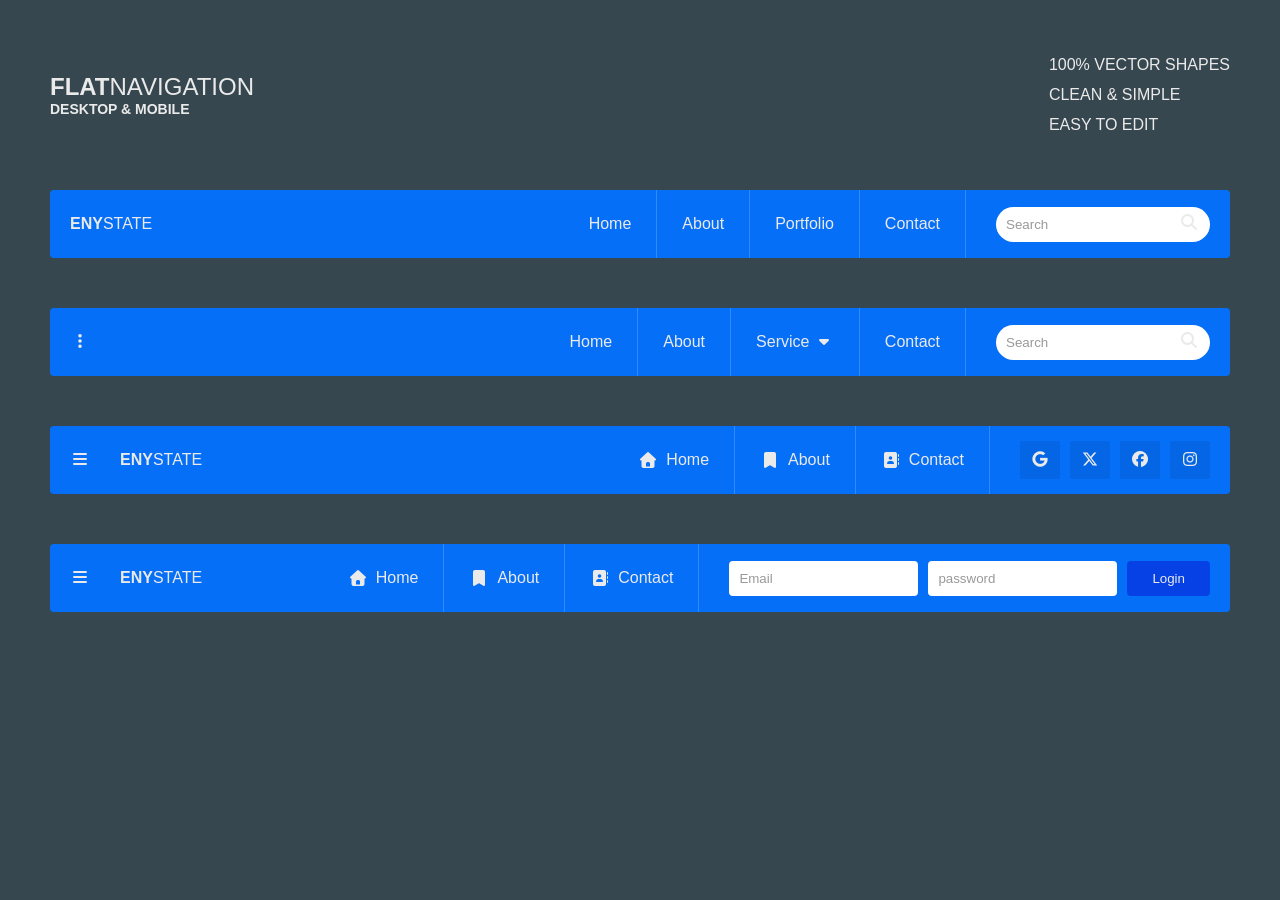
<file: day-02-flexbox-responsive-dropdown-menu/index.html>
<!DOCTYPE html>
<head>
    <meta charset=""UTF-8">
    <meta name="viewport" content="width=device-width, initial-scale=1.0">
    <title>Flat Navigation</title>
    <link rel="stylesheet" href="style/flat-nav.css">
    <link rel="stylesheet" href="css/all.min.css">
</head>
<body>

    <!-- Header Logo & description -->
    <header class="header-container">

        <!-- Header Logo -->
        <div class="logo-container">
            <h2 class="header-logo"><span>Flat</span>Navigation</h2>
            <h3 class="logo-sub-title">Desktop & Mobile</h3>
        </div>
        <!-- Header left side description -->
        <ul class="description">
            <li>100% Vector Shapes</li>
            <li>Clean & Simple</li>
            <li>Easy to Edit</li>
        </ul>

    </header>
    <!--end of Header -->

    <!-- Navbar-->
     <nav class="nav-container">
        <h3 class="nav-logo">Eny<span>State</span></h3>

        <input type="checkbox" id="toggle-menu" class="toggle-menu">
        <label for="toggle-menu" class="humburger">
            <i class="fa fa-bars"></i>
        </label>
    
        <ul class="nav-links">
            <i class="fa fa-caret-up"></i>
            <li><a href="#">Home</a></li>
            <li><a href="#">About</a></li>
            <li><a href="#">Portfolio</a></li>
            <li><a href="#">Contact</a></li>
        </ul>
        <div class="search-bar-container">
            <input type="text" id="search-txt" class="search-box" placeholder="Search">
            <label for="search-txt" class="search-lbl">Search</label>
            <button class="search-btn">
                <i class="fa fa-magnifying-glass"></i>
                <!--<i class="fa fa-caret-up"></i>-->
            </button>
        </div>
     </nav>
     <!-- End of Navigation -->



     <!-- /////////////////////////////////////////// -->
     <!-- Second Navbar-->
     <!-- /////////////////////////////////////////// -->
     <nav class="nav-container nav-container-2nd">
        
        <!-- Option Nav Links -->
        <input type="checkbox" id="toggle-menu-2nd" class="toggle-menu-2nd">
        <label for="toggle-menu-2nd" class="humburger humburger-2nd">
            <i class="fa fa-ellipsis-vertical"></i>
        </label>
        <ul class="toggle-nav-links">
            <i class="fa fa-caret-up toggle-icon-2nd"></i>
            <li class="icon-list-first"><a href="#"><i class="fa fa-gear"></i></a></li>
            <li><a href="#"><i class="fa fa-cloud-arrow-down"></i></a></li>
            <li><a href="#"><i class="fa fa-envelope"></i></a></li>
            <li><a href="#"><i class="fa fa-bookmark"></i></a></li>
            <li class="icon-list-last"><a href="#"><i class="fa fa-calendar"></i></a></li>
        </ul>
        
        <!-- Nav links -->
         <input type="checkbox" id="main-toggle-menu-2nd" class="main-toggle-menu-2nd">
        <label for="main-toggle-menu-2nd" class="humburger-2nd-main">
            <i class="fa fa-bars"></i>
        </label>

        <ul class="nav-links nav-links-2nd">
            <li><a href="#">Home</a></li>
            <li><a href="#">About</a></li>
            <li class="dropmenu"><a href="#">Service <i class="fa fa-caret-down arrow-down"></i></a>
                
                <i class="fa fa-caret-up fa-caret-up-2nd"></i>
                <ul class="dropdown-menu">
                    <li class="item-list-1st"><a href="#">Web Design</a></li>
                    <li><a href="#">UI/UX</a></li>
                    <li><a href="#">Graphic Design</a></li>
                    <li><a href="#">Print Design</a></li>
                    <li class="dropmenu item-list-last">
                        <a href="#">Packaging Design
                            <i class="fa fa-caret-right"></i>
                        </a>
                        <ul class="dropdown-menu">
                            <li><a href="#">Die Cut</a></li>
                            <li><a href="#">Fold Tray</a></li>
                            <li><a href="#">RSF Box</a></li>
                            <li><a href="#">Poch</a></li>
                            <li><a href="#">Duplex</a></li>
                        </ul>
                    </li>
                </ul>
            </li>
            <li><a href="#">Contact</a></li>
        </ul>
        <div class="search-bar-container">
            <input type="text" id="search-txt" class="search-box" placeholder="Search">
            <label for="search-txt" class="search-lbl">Search</label>
            <button class="search-btn">
                <i class="fa fa-magnifying-glass"></i>
                <!--<i class="fa fa-caret-up"></i>-->
            </button>
        </div>
     </nav>
     <!-- End of Second Navbar -->
     <!-- /////////////////////////////////////////// -->




    <!-- /////////////////////////////////////////// -->
    <!-- 3RD NAGIGATION BAR -->
    <!-- ////////////////////////////////////////// -->
     <nav class="nav-container nav-container-3rd">
        <input type="checkbox" id="toggle-menu-3rd" class="toggle-menu-3rd">
        <label for="toggle-menu-3rd" class="humburger humburger-3rd">
            <i class="fa fa-bars"></i>
        </label>
        <h3 class="nav-logo">Eny<span>State</span></h3>
    
        <ul class="nav-links nav-links-3rd">
            <i class="fa fa-caret-up"></i>
            <li><a href="#"><i class="fa fa-home lst-icon"></i>Home</a></li>
            <li><a href="#"><i class="fa fa-bookmark lst-icon"></i>About</a></li>
            <li><a href="#"><i class="fa fa-address-book lst-icon"></i>Contact</a></li>
        </ul>
        <div class="soacial-links-container">
            <div class="social-links"><i class="fa-brands fa-google"></i></div>
            <div class="social-links"><i class="fa-brands fa-x-twitter"></i></div>
            <div class="social-links"><i class="fa-brands fa-facebook"></i></div>
            <div class="social-links"><i class="fa-brands fa-instagram"></i></div>           
        </div>
        
     </nav>
     <!-- End of 3rd Navigation -->



    <!-- /////////////////////////////////////////// -->
    <!-- 4TH NAVIGATION BAR -->
    <!-- ////////////////////////////////////////// -->
     <nav class="nav-container nav-container-4th">
        <input type="checkbox" id="toggle-menu-3rd" class="toggle-menu-3rd">
        <label for="toggle-menu-3rd" class="humburger humburger-3rd">
            <i class="fa fa-bars"></i>
        </label>
        <h3 class="nav-logo nav-logo-4th">Eny<span>State</span></h3>
    
        <ul class="nav-links nav-links-3rd">
            <i class="fa fa-caret-up"></i>
            <li><a href="#"><i class="fa fa-home lst-icon"></i>Home</a></li>
            <li><a href="#"><i class="fa fa-bookmark lst-icon"></i>About</a></li>
            <li><a href="#"><i class="fa fa-address-book lst-icon"></i>Contact</a></li>
        </ul>
        <div class="login-container">
            <input type="email" id="email" class="email-box" placeholder="Email"/>
            <input type="password" id="password" class="password-box" placeholder="password"/>
            <button class="login-btn">Login</button>
        </div>
        
     </nav>
     <!-- End of 4th Navigation -->


</body>
</html>
</file>
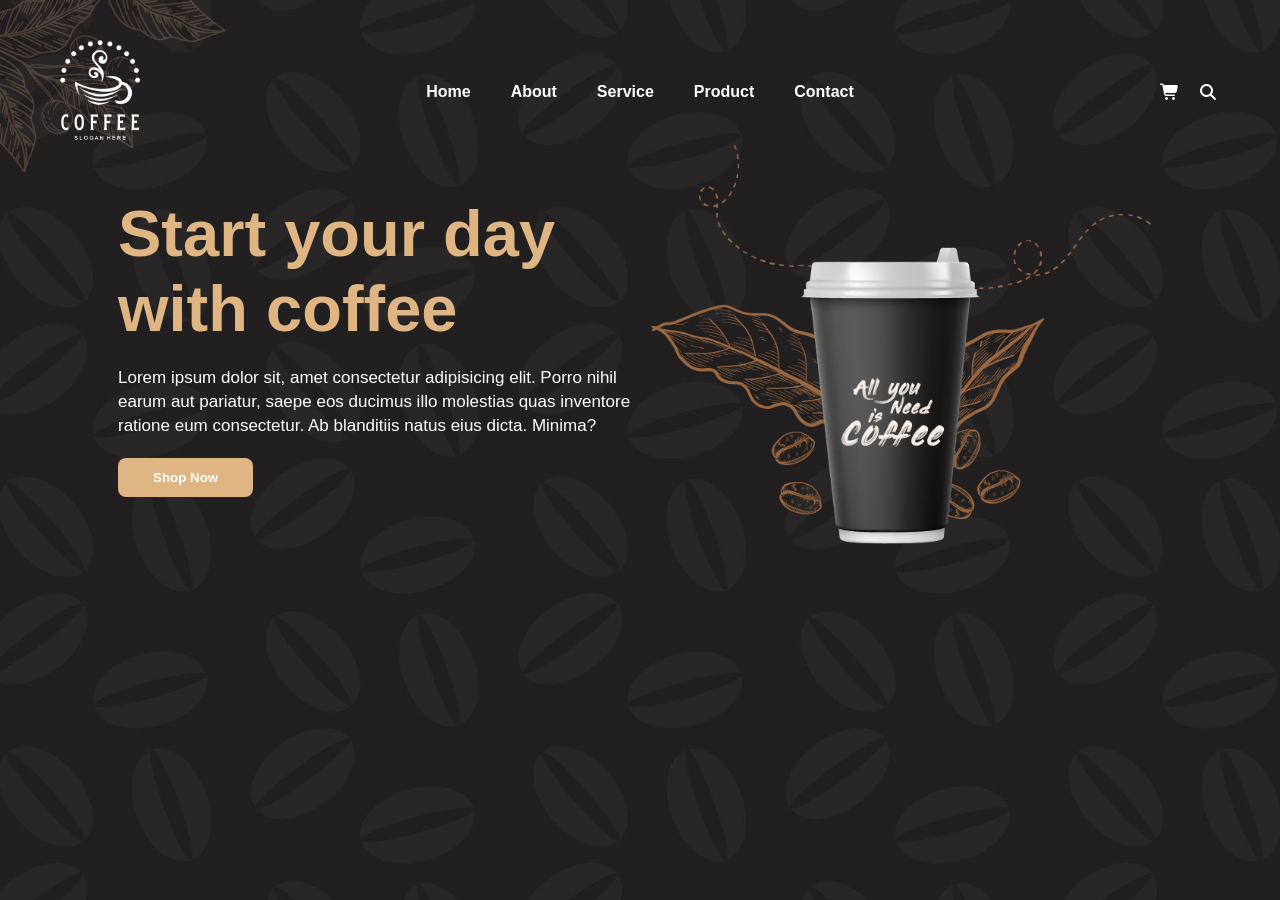
<file: day-06-responsive-coffeeShop/index.html>
<!DOCTYPE html>
<html lang="en">
<head>
    <meta charset="UTF-8">
    <meta name="viewport" content="width=device-width, initial-scale=1.0">
    <title>Coffee Shop</title>
    <link rel="stylesheet" href="style/style.css">
    <link rel="stylesheet" href="css/all.min.css">
</head>
<body>
    <header>
        <nav>
            <div class="logo">
                <img src="images/logo.png" alt="">
            </div>
            <ul id="navMenu">
                <i class="fa fa-close close-icon" id="closeMenu"></i>
                <li><a href="#">Home</a></li>
                <li><a href="#">About</a></li>
                <li><a href="#">Service</a></li>
                <li><a href="#">Product</a></li>
                <li><a href="#">Contact</a></li>
            </ul>
            <div class="icon">
                <i class="fa fa-cart-shopping"></i>
                <i class="fa fa-search"></i>
                <i class="fa fa-bars menu-icon" id="openMenu"></i>
            </div>
        </nav>
        <main>
            <div class="left-section">
                <h1>Start your day with coffee</h1>
                <p>Lorem ipsum dolor sit, amet consectetur adipisicing elit. 
                   Porro nihil earum aut pariatur, saepe eos ducimus illo 
                   molestias quas inventore ratione eum consectetur. Ab 
                   blanditiis natus eius dicta. Minima?
                </p>
                <button class="left-btn">Shop Now</button>
            </div>
            <div class="right-section">
                <img src="images/coffee.png" alt="">
            </div>
        </main>
    </header>
    
    <script>
        document.addEventListener("DOMContentLoaded", () => {
            let openMenu = document.getElementById('openMenu');
            let closeMenu = document.getElementById('closeMenu');
            let navMenu = document.getElementById('navMenu');

            openMenu.addEventListener("click", () => {
                navMenu.style.right = "0px";
            })

            closeMenu.addEventListener("click", () => {
                navMenu.style.right = "-200px";
            })
        })
    </script>
</body>
</html>
</file>
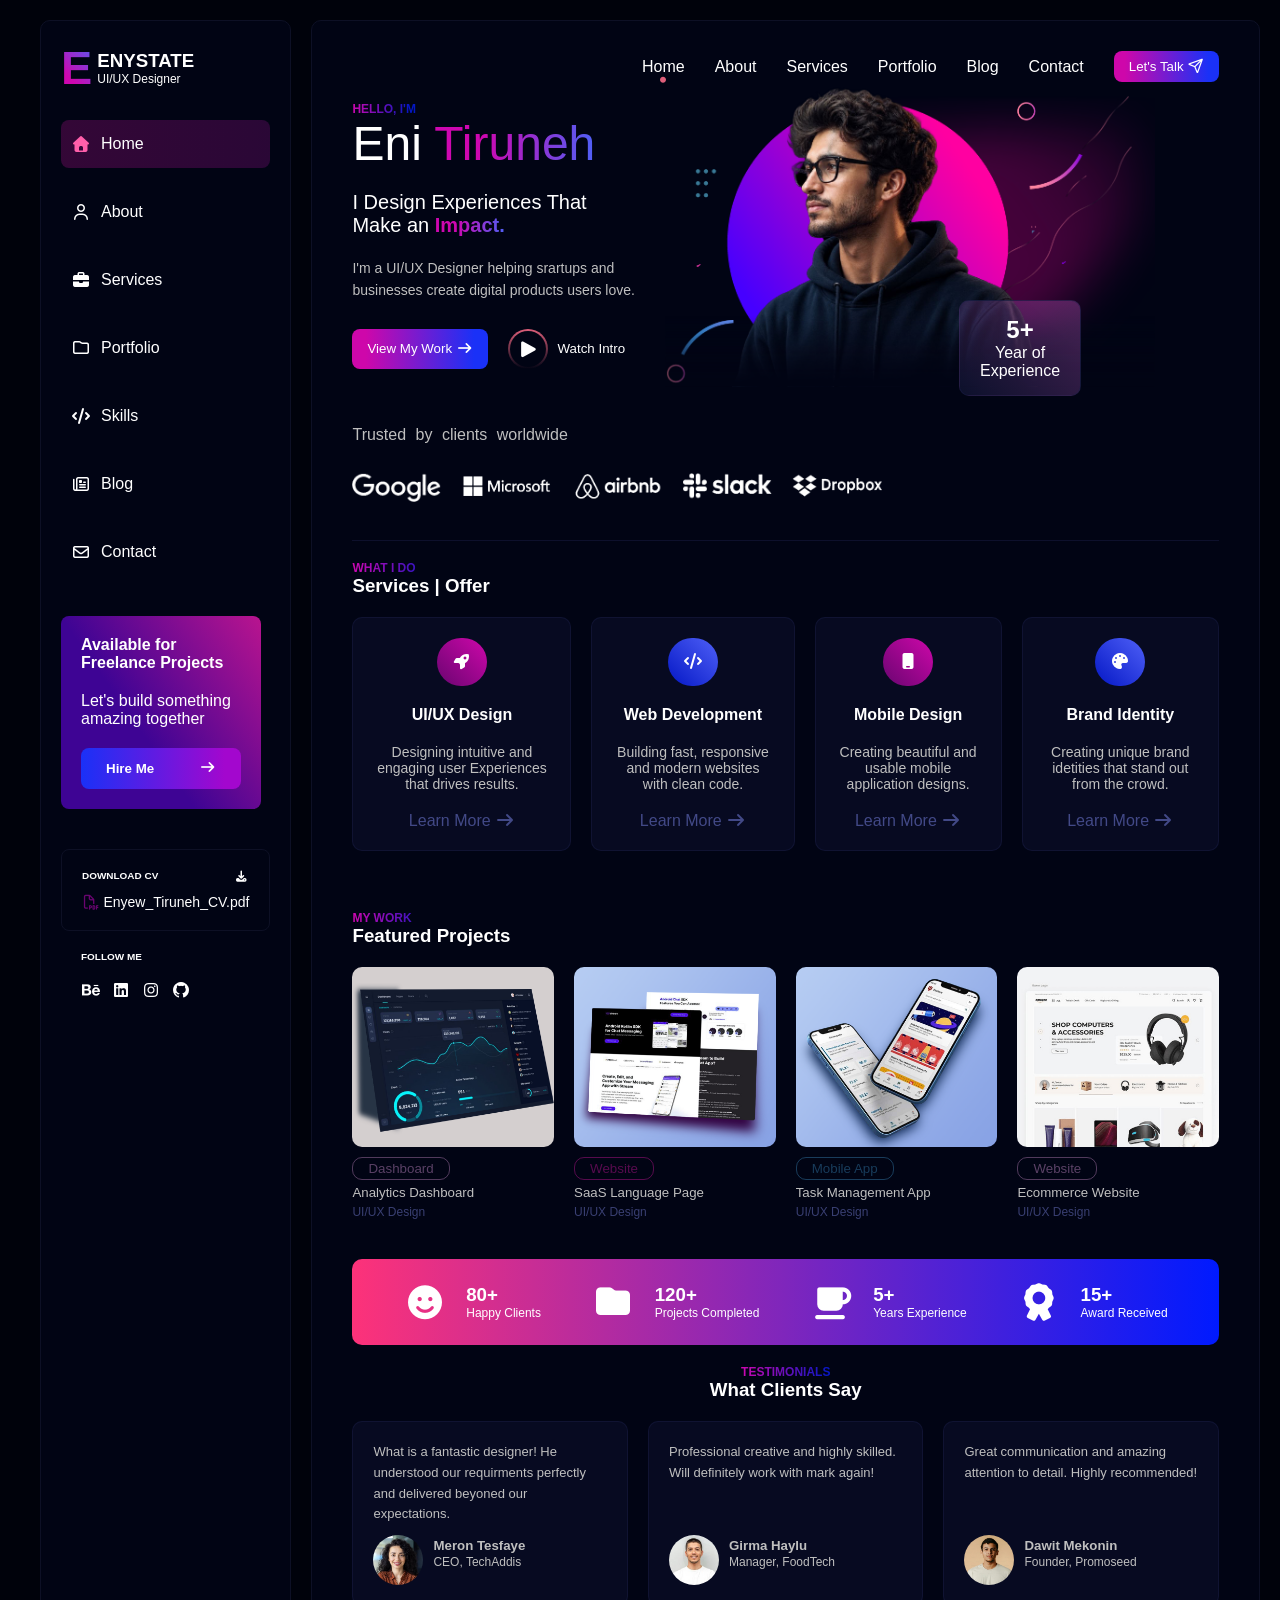
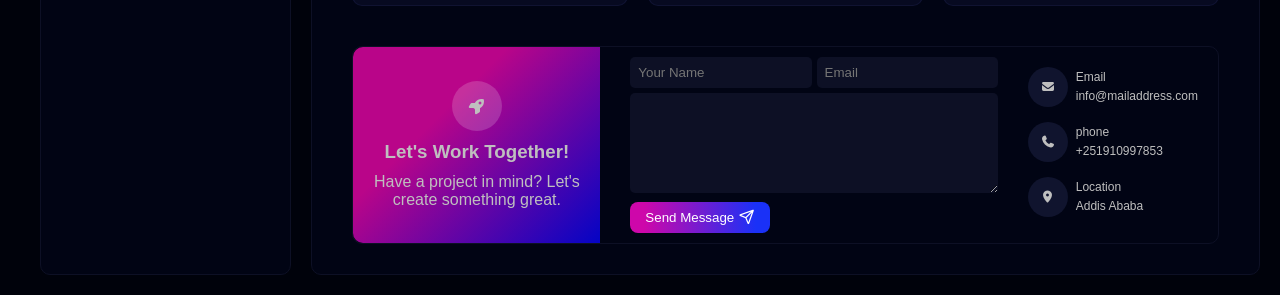
<file: day-3-front-page-layout/index.html>
<!DOCTYPE html>
<html lang="en">
<head>
    <meta charset="UTF-8">
    <meta name="viewport" content="width=device-width, initial-scale=1.0">
    <title>Portfolio</title>
    <link rel="stylesheet" href="css/all.min.css">
    <link rel="stylesheet" href="style/style.css">
</head>
<body>
    <!-- <input type="checkbox"/> -->

    <!-- /////////////////////////////////////////////////////////////////////-->
                            <!-- TOP CONTAINER -->
    <!-- /////////////////////////////////////////////////////////////////////-->
    <div class="top-container">
        <div id="grid">
            <p></p><p></p><p></p><p></p><p></p><p></p><p></p><p></p><p></p><p></p><p></p><p></p>
        </div>
    
    <!-- /////////////////////////////////////////////////////////////////////  -->
                                 <!-- SIDEBAR -->
    <!-- ////////////////////////////////////////////////////////////////////// -->
    <asid class="sidebar-container">
        <div class="logo-container">
            <div class="logo">
                <h3>E</h3>
            </div>
            <div class="logo-title">
                <h3>ENYSTATE</h3>
                <p>UI/UX Designer</p>                
            </div>
        </div>
        <ul class="sidebar-links">
            <li class="active">
                <a href="#"><i class="fa fa-home"></i>Home</a>
            </li>
            <li>
                <a href="#"><i class="fa-regular fa-user"></i>About</a>
            </li>
            <li>
                <a href="#"><i class="fa fa-briefcase"></i>Services</a>
            </li>
            <li>
                <a href="#"><a href="#"><i class="fa-regular fa-folder"></i>Portfolio</a>
            </li>
            <li>
                <a href="#"><a href="#"><i class="fa fa-code"></i>Skills</a>
            </li>
            <li>
                <a href="#"><a href="#"><i class="fa-regular fa-newspaper"></i>Blog</a>
            </li>
            <li>
                <a href="#"><a href="#"><i class="fa-regular fa-envelope"></i>Contact</a>
            </li>
        </ul>
        <div class="sidebar-card">
            <h4>Available for Freelance Projects</h4>
            <p>Let's build something amazing together</p>
            <button class="sidebar-card-btn">Hire Me
                <i class="fa fa-arrow-right"></i>
            </button>
        </div>
        <div class="sidebar-download-box">
            <ul class="download-link">
                <h5>DOWNLOAD CV</h5>
                <li><i class="fa fa-download"></i></li>
            </ul>
            <ul class="pdf-link">
                <li><i class="fa-regular fa-file-pdf pdf-dwnld-icon"></i>
                    <a href="Enyew_Tiruneh_CV.pdf">Enyew_Tiruneh_CV.pdf</a>
                </li>
            </ul>
        </div>
        <div class="sidbar-social-container">
            <h5>FOLLOW ME</h5>
            <ul class="sidebar-social-links">
                <li><a href="#"><i class="fa-brands fa-behance"></i></a></li>
                <li><a href="#"><i class="fa-brands fa-linkedin"></i></a></li>
                <li><a href="#"><i class="fa-brands fa-instagram"></i></a></li>
                <li><a href="#"><i class="fa-brands fa-github"></i></a></li>
            </ul>
        </div>
    </asid>

    <!-- /////////////////////////////////////////////////////////////////////  -->
                                 <!-- MAIN -->
    <!-- ////////////////////////////////////////////////////////////////////// -->
    <main class="main-container">

        <!-- TOP NAVIGATION -->
        <nav class="nav-bar">
            <input type="checkbox" id="toggle-menu" class="toggle-menu"/>
            <label for="toggle-menu" class="humburger-menu">
                <i class="fa fa-bars"></i>
            </label>
            <ul class="top-links">
                <li class="active">
                    <a href="#">Home</a>
                    <i class="fa-solid fa-circle circle-icon"></i>
                </li>
                <li><a href="#">About</a></li>
                <li><a href="#">Services</a></li>
                <li><a href="#">Portfolio</a></li>
                <li><a href="#">Blog</a></li>
                <li><a href="#">Contact</a></li>
            </ul>
            <button class="top-nav-btn">Let's Talk
                <i class="fa-regular fa-paper-plane"></i>
            </button>
        </nav>


        <!-- /////////////////////////////////////////////////////////////////////-->
                                <!-- SHOWCASE CONTENT-->
        <!-- /////////////////////////////////////////////////////////////////////-->
        <section class="showcase">

            <div class="content">
                <div>
                    <h6 class="title">HELLO, I'M</h6>
                    <h1>Eni <span>Tiruneh</span></h1>
                </div>
                <h3>I Design Experiences That <br>
                   Make an <span class="end-text">Impact.</span>
                </h3>
                <p>I'm a UI/UX Designer helping srartups and <br>
                   businesses create digital products users love.
                </p>
                <div class="content-btns">
                    <button class="show-btn">View My Work
                        <i class="fa fa-arrow-right"></i>
                    </button>
                    <button class="right-btn">
                        <i class="fa fa-play play-icon"></i>Watch Intro
                    </button>
                </div>
            </div>
            <!-- SHOWCASE IMAGE -->
            <div class="showcase-image">
                <img src="images/showcase-bg.png">
            </div>
            <dive class="top-badge">
                <h2>5+</h2>
                <p>Year of</p>
                <p>Experience</p>
            </dive>
        </section>

        <section class="top-brand-links">
            <p>Trusted by clients worldwide</p>
            <div class="brands-logos">
                <img src="images/google.png" alt="google">
                <img src="images/microsoft.png" alt="microsoft">
                <img src="images/anbnb.png" alt="airbnb">
                <img src="images/slack.png" alt="slack">
                <img src="images/dropbox.png" alt="dropbox">
            </div>
        </section>

        <!-- /////////////////////////////////////////////////////////////////////-->
                                <!-- SERVICE CARDS -->
        <!-- /////////////////////////////////////////////////////////////////////-->
        <section class="service-container">
            <h6 class="title middle-title">WHAT I DO</h6>
            <h3>Services | Offer</h3>
            <div class="service-cards-container">
                <div class="service-card">
                    <div class="servic-icon"><i class="fa fa-rocket"></i></div>
                    <h4>UI/UX Design</h4>
                    <p>Designing intuitive and engaging user Experiences
                    that drives results.
                    </p>
                    <a href="#">Learn More <i class="fa fa-arrow-right"></i></a>
                </div>
                <div class="service-card">
                    <div class="servic-icon code-icon"><i class="fa fa-code"></i></div>
                    <h4>Web Development</h4>
                    <p>Building fast, responsive and modern websites
                    with clean code.
                    </p>
                    <a href="#">Learn More <i class="fa fa-arrow-right"></i></a>
                </div>
                <div class="service-card">
                    <div class="servic-icon mobile-icon"><i class="fa fa-mobile"></i></div>
                    <h4>Mobile Design</h4>
                    <p>Creating beautiful and usable mobile
                    application designs.
                    </p>
                    <a href="#">Learn More <i class="fa fa-arrow-right"></i></a>
                </div>
                <div class="service-card">
                    <div class="servic-icon brand-icon"><i class="fa fa-palette"></i></div>
                    <h4>Brand Identity</h4>
                    <p>Creating unique brand idetities that stand out
                    from the crowd.
                    </p>
                    <a href="#">Learn More <i class="fa fa-arrow-right"></i></a>
                </div>
            </div>
        </section>

        <!-- /////////////////////////////////////////////////////////////////////-->
                                <!-- PROJECT CONTAINER -->
        <!-- /////////////////////////////////////////////////////////////////////-->
        <section class="project-container">
            <h6 class="title middle-title">MY WORK</h6>
            <h3>Featured Projects</h3>
            <div class="project-card-container">
                <div class="project-card">
                    <img src="images/dashboard.png" alt="dashboard">
                    <div class="discription">
                        <button class="discription-btn">Dashboard</button>
                        <h5>Analytics Dashboard</h5>
                        <p>UI/UX Design</p>
                    </div>
                </div>
                <div class="project-card">
                    <img src="images/saas.png" alt="website">
                    <div class="discription">
                        <button class="discription-btn web-dscr">Website</button>
                        <h5>SaaS Language Page</h5>
                        <p>UI/UX Design</p>
                    </div>
                </div>
                <div class="project-card">
                    <img src="images/mobile.png" alt="mobile app">
                    <div class="discription">
                        <button class="discription-btn mob-dscr">Mobile App</button>
                        <h5>Task Management App</h5>
                        <p>UI/UX Design</p>
                    </div>
                </div>
                <div class="project-card">
                    <img src="images/ecommerce.png" alt="ecommerce">
                    <div class="discription">
                        <button class="discription-btn">Website</button>
                        <h5>Ecommerce Website</h5>
                        <p>UI/UX Design</p>
                    </div>
                </div>
            </div>
        </section>

        <!-- /////////////////////////////////////////////////////////////////////-->
                                <!-- EXPERIENCE VIEW BAR -->
        <!-- /////////////////////////////////////////////////////////////////////-->
        <section class="bottom-exp-list-bar">
            <ul class="bottom-exp-links">
                <li>
                    <div class="list-icon">
                        <i class="fa fa-smile left-icn"></i>
                        <div>
                            <h3>80+</h3>
                            <p>Happy Clients</p>
                        </div>
                    </div>
                </li>
                <li><div class="list-icon">
                        <i class="fa fa-folder left-icn"></i>
                        <div>
                            <h3>120+</h3>
                            <p>Projects Completed</p>
                        </div>
                    </div>
                </li>
                <li>
                    <div class="list-icon">
                        <i class="fa fa-coffee left-icn"></i>
                        <div>
                            <h3>5+</h3>
                            <p>Years Experience</p>
                        </div>
                    </div>
                </li>
                <li>
                    <div class="list-icon">
                        <i class="fa fa-award left-icn"></i>
                        <div>
                            <h3>15+</h3>
                            <p>Award Received</p>
                        </div>
                    </div>
                </li>
            </ul>
        </section>


        <!-- /////////////////////////////////////////////////////////////////////-->
                                    <!-- TESTIMONIAL -->
        <!-- /////////////////////////////////////////////////////////////////////-->
        <section class="testimonial-container">
            <h6 class="title bottom-title">TESTIMONIALS</h6>
            <h3>What Clients Say</h3>
            <div class="tesimony-box-container">
                <div class="tesimony-box">
                <p>What is a fantastic designer!
                   He understood our requirments
                   perfectly and delivered beyoned
                   our expectations.
                </p>
                <div class="profile">
                    <img src="images/meron.png" alt="image-1">
                    <div>
                        <h5>Meron Tesfaye</h5>
                        <p>CEO, TechAddis</p>
                    </div>
                </div>
                </div>
                <div class="tesimony-box">
                <p>Professional creative and highly
                   skilled. Will definitely work
                   with mark again!
                </p>
                <div class="profile">
                    <img src="images/girma.png" alt="image-1">
                    <div>
                        <h5>Girma Haylu</h5>
                        <p>Manager, FoodTech</p>
                    </div>
                </div>
                </div>
                <div class="tesimony-box">
                <p>Great communication and amazing
                   attention to detail.
                   Highly recommended!
                </p>
                <div class="profile">
                    <img src="images/dawit.png" alt="image-1">
                    <div>
                        <h5>Dawit Mekonin</h5>
                        <p>Founder, Promoseed</p>
                    </div>
                </div>
                </div>
            </div>
            
        </section>

        <!-- /////////////////////////////////////////////////////////////////////-->
                                 <!-- CONTACT DETAILS -->
        <!-- /////////////////////////////////////////////////////////////////////-->
        <section class="contact-details">
            <div class="left-contact-container">
                <div class="left-contact-icon">
                    <i class="fa fa-rocket"></i>
                </div>
                <h3>Let's Work Together!</h3>
                <p>
                    Have a project in mind?
                    Let's create something great.
                </p>
            </div>
            <div class="right-contact-container">
                <div class="contact-form">
                    <div class="form1">
                        <input type="text" id="username" class="username-box" placeholder="Your Name"/>
                    </div>
                    <div class="form2">
                        <input type="email" id="email" class="email-box" placeholder="Email"/>
                    </div>
                    <div class="form3">
                        <textarea id="textarea" class="textarea-box" placeholder="Your Message">
                        </textarea>
                    </div>
                    <div class="form4">
                        <button class="contact-btn">Send Message 
                            <i class="fa-regular fa-paper-plane"></i>
                        </button>
                    </div>   
                </div>
                <div class="contact-info">
                    <div class="contact-mng">
                        <div class="contact-icon">
                            <i class="fa fa-envelope"></i>
                        </div> 
                        <div>
                            <p>Email</p>
                            <p>info@mailaddress.com</p>
                        </div>
                    </div>
                    <div class="contact-mng">
                        <div class="contact-icon">
                            <i class="fa fa-phone"></i>
                        </div> 
                        <div>
                            <p>phone</p>
                            <p>+251910997853</p>
                        </div>
                    </div>
                    <div class="contact-mng">
                        <div class="contact-icon">
                            <i class="fa fa-location-dot"></i>
                        </div> 
                        <div>
                            <p>Location</p>
                            <p>Addis Ababa</p>
                        </div>
                    </div>
                </div>
            </div>
        </section>

    </main>

    </div>

</body>
</html>
</file>
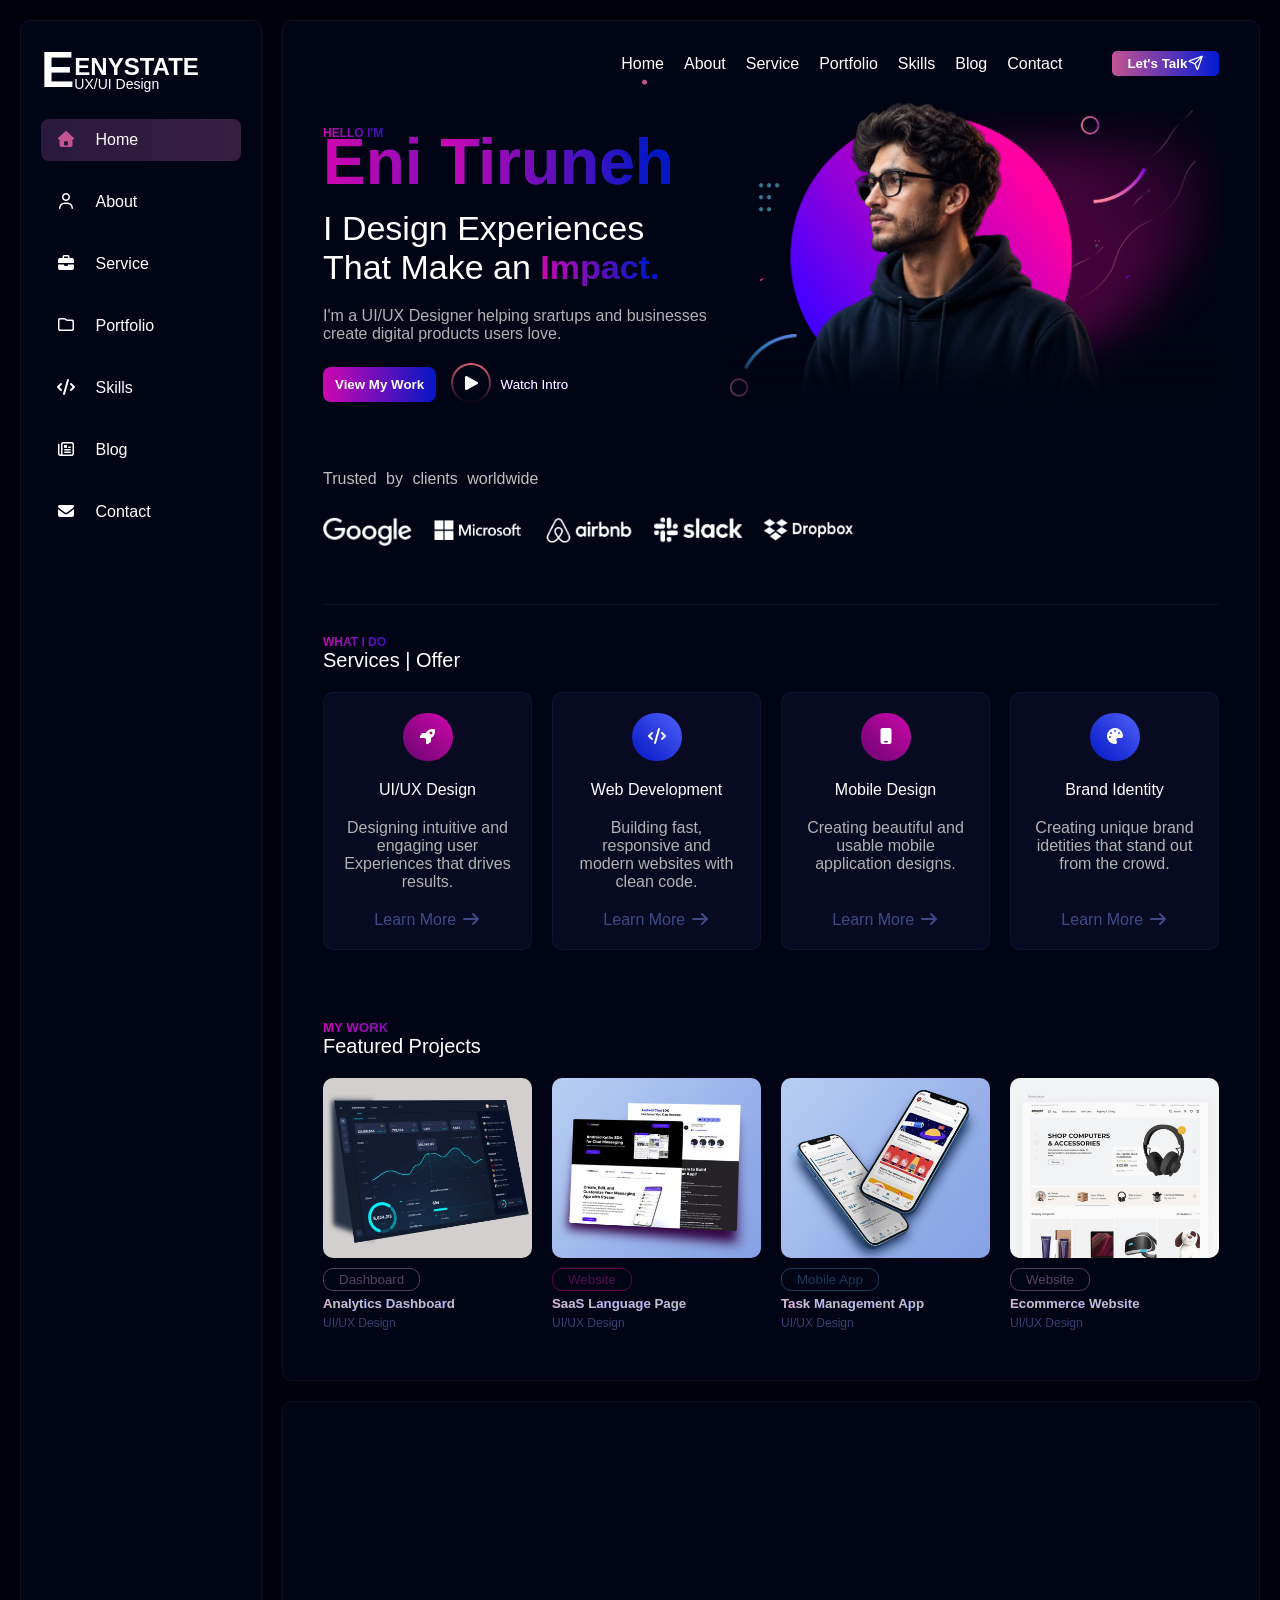
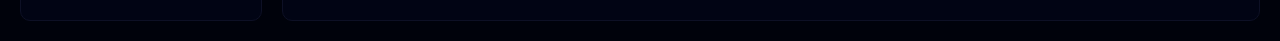
<file: day-4-grid-portfolio/index.html>
<!DOCTYPE html>
<html lang="en">
<head>
    <meta charset="UTF-8">
    <meta name="viewport" content="width=device-width, initial-scale=1.0">
    <title>Portifolia</title>
    <link rel="stylesheet" href="style/style.css">
    <link rel="stylesheet" href="css/all.min.css">
</head>
<body>

    <!--<input type="checkbox"/>-->
    <!-- Main container -->
     <div class="top-container">
        <div id="grid">
            <p></p><p></p><p></p><p></p><p></p><p></p><p></p><p></p><p></p><p></p><p></p><p></p>
        </div>
        <!-- Sidebar -->
        <aside id="navMenu" class="sidebar">
            <i class="fa fa-close" id="closeMenu"></i>
            <div class="logo-container">
                <div class="logo">
                    <h2>E</h2>
                </div>
                <div class="logo-title">
                    <h2>EnyState</h2>
                    <p>UX/UI Design</p>
                </div>
            </div>
    
            <nav class="sidebar-links">
                <ul>
                    <li class="active">
                        <i class="fa fa-home active-home"></i>
                        <a href="#Home">Home</a>
                    </li>
                    <li>
                        <i class="fa-regular fa-user"></i>
                        <a href="#About">About</a>
                    </li>
                    <li>
                        <i class="fa fa-briefcase"></i>
                        <a href="#Service">Service</a>
                    </li>
                    <li>
                        <i class="fa-regular fa-folder"></i>
                        <a href="#Portfolio">Portfolio</a></li>
                    <li><i class="fa fa-code"></i>
                        <a href="#Skills">Skills</a></li>
                    <li>
                        <i class="fa-regular fa-newspaper"></i>
                        <a href="#Blog">Blog</a></li>
                    <li>
                        <i class="fa fa-envelope"></i>
                        <a href="#Contact">Contact</a></li>
                </ul>
            </nav>
        </aside>

        <!-- ////////////////////////////////////////////////////// -->
        <!--                       Main Container                   -->
        <!-- ////////////////////////////////////////////////////// -->
        <div class="main-container">
            <main>
                <!-- Navigation bar -->
                <nav class="top-nav">
                    <i class="fa fa-bars" id="openMenu"></i>
                    <ul class="nav-links">
                        <li>
                            <a href="#Home">Home</a>
                            <i class="fa fa-circle"></i>
                        </li>
                        <li><a href="#About">About</a></li>
                        <li><a href="#Service">Service</a></li>
                        <li><a href="#Portfolio">Portfolio</a></li>
                        <li><a href="#Skills">Skills</a></li>
                        <li><a href="#Blog">Blog</a></li>
                        <li><a href="#Contact">Contact</a></li>
                    </ul>
                    <button class="nav-btn">
                        Let's Talk<i class="fa-regular fa-paper-plane paper"></i>
                    </button>
                </nav>

                <section class="showcase-container">
                    <div class="left-section">
                        <h5>HELLO I'M</h5>
                        <h1>Eni <span>Tiruneh</span></h1>
                        <h3>I Design Experiences That
                           Make an <span class="decorat-text">Impact.</span>
                        </h3>
                        <p>I'm a UI/UX Designer helping srartups and
                           businesses create digital products users love.
                        </p>
                        <span>
                            <button class="left-sec-btn">View My Work</button>
                            <button class="left-sec-btn2">
                                <i class="fa fa-play play-circle"></i>Watch Intro
                            </button>
                        </span>
                    </div>
                    <div class="right-section">
                        <img src="images/showcase-bg.png" alt="">
                    </div>
                </section>
                <section class="top-brand-links">
                    <p>Trusted by clients worldwide</p>
                    <div class="brands-logos">
                        <img src="images/google.png" alt="google">
                        <img src="images/microsoft.png" alt="microsoft">
                        <img src="images/anbnb.png" alt="airbnb">
                        <img src="images/slack.png" alt="slack">
                        <img src="images/dropbox.png" alt="dropbox">
                    </div>
                </section>

                <section class="servise-section">
                        <h5>WHAT I DO</h5>
                        <h3>Services | Offer</h3>
                        <div class="service-card-container">
                            <div class="service-cards">
                                <div class="service-icn ux-icon"><i class="fa fa-rocket"></i></div>
                                <h4>UI/UX Design</h4>
                                <p>Designing intuitive and engaging user Experiences
                                that drives results.
                                </p>
                                <a href="#">Learn More <i class="fa fa-arrow-right"></i></a>
                            </div>
                            <div class="service-cards">
                                <div class="service-icn code-icon"><i class="fa fa-code"></i></div>
                                <h4>Web Development</h4>
                                <p>Building fast, responsive and modern websites
                                   with clean code.
                                </p>
                                <a href="#">Learn More <i class="fa fa-arrow-right"></i></a>
                            </div>
                            <div class="service-cards">
                                <div class="service-icn mobile-icon"><i class="fa fa-mobile"></i></div>
                                <h4>Mobile Design</h4>
                                <p>Creating beautiful and usable mobile
                                   application designs.
                                </p>
                                <a href="#">Learn More <i class="fa fa-arrow-right"></i></a>
                            </div>
                            <div class="service-cards">
                                <div class="service-icn brand-icon"><i class="fa fa-palette"></i></div>
                                <h4>Brand Identity</h4>
                                <p>Creating unique brand idetities that stand out
                                   from the crowd.
                                </p>
                                <a href="#">Learn More <i class="fa fa-arrow-right"></i></a>
                            </div>
                        </div>
                </section>

        <!-- /////////////////////////////////////////////////////////////////////-->
                                <!-- PROJECT -->
        <!-- /////////////////////////////////////////////////////////////////////-->
            <section class="project-container">
                <h5>MY WORK</h5>
                <h3>Featured Projects</h3>
                <div class="project-card-container">
                    <div class="project-card">
                        <img src="images/dashboard.png" alt="dashboard">
                        <div class="discription">
                            <button class="discription-btn">Dashboard</button>
                            <h5>Analytics Dashboard</h5>
                            <p>UI/UX Design</p>
                        </div>
                    </div>
                    <div class="project-card">
                        <img src="images/saas.png" alt="website">
                        <div class="discription">
                            <button class="discription-btn web-dscr">Website</button>
                            <h5>SaaS Language Page</h5>
                            <p>UI/UX Design</p>
                        </div>
                    </div>
                    <div class="project-card">
                        <img src="images/mobile.png" alt="mobile app">
                        <div class="discription">
                            <button class="discription-btn mob-dscr">Mobile App</button>
                            <h5>Task Management App</h5>
                            <p>UI/UX Design</p>
                        </div>
                    </div>
                    <div class="project-card">
                        <img src="images/ecommerce.png" alt="ecommerce">
                        <div class="discription">
                            <button class="discription-btn">Website</button>
                            <h5>Ecommerce Website</h5>
                            <p>UI/UX Design</p>
                        </div>
                    </div>
                </div>
            </section>


         
            </main>
        </div>

        <footer class="footer">
           
        </footer>
     </div>

    <script>
        document.addEventListener("DOMContentLoaded", () => {
            let openMenu = document.getElementById('openMenu');
            let closeMenu = document.getElementById('closeMenu');
            let navMenu = document.getElementById('navMenu');

            openMenu.addEventListener("click", () => {
                navMenu.style.left = "0px";
            })

            closeMenu.addEventListener("click", () => {
                navMenu.style.left = "-260px";
            })
        })
    </script>
    
</body>
</html>
</file>
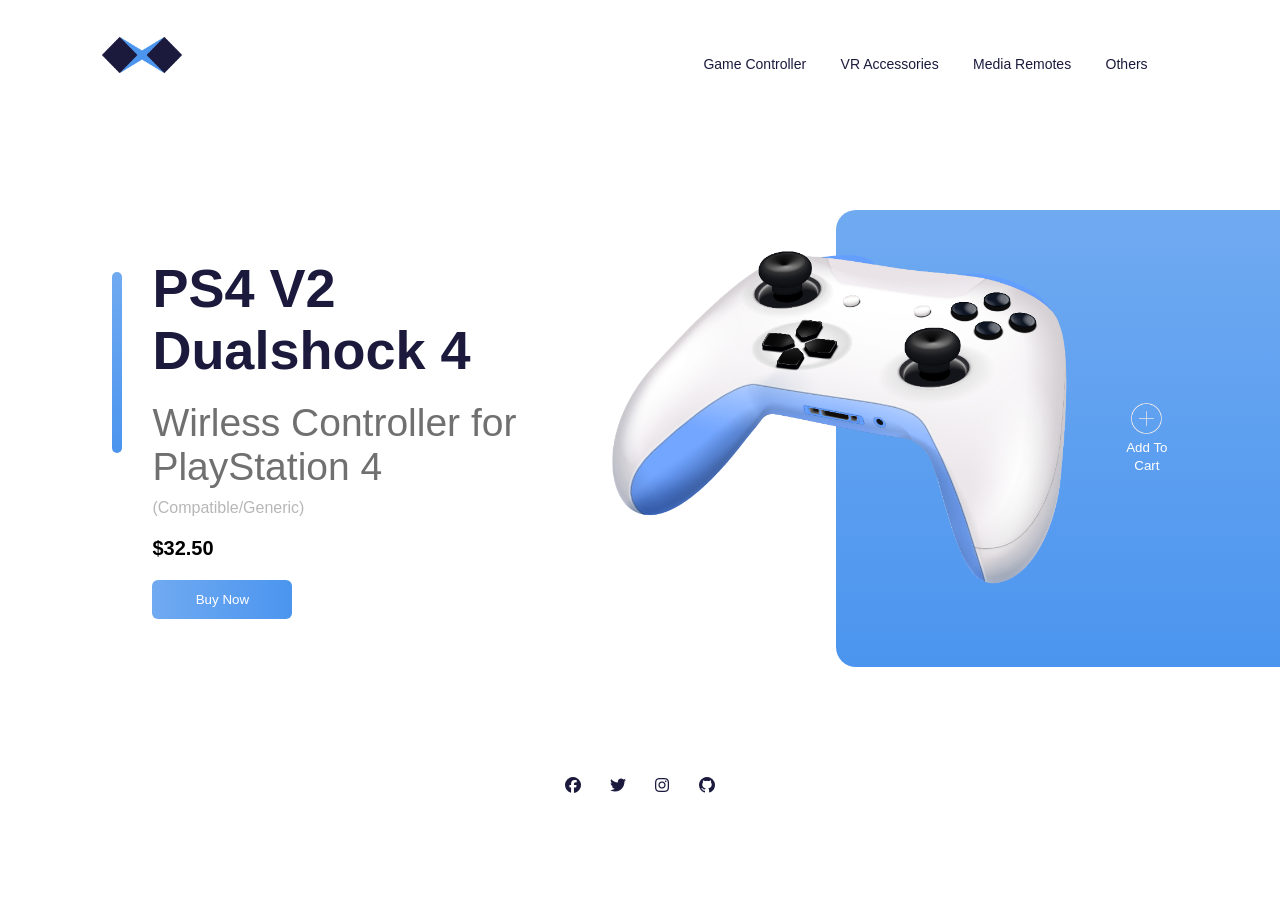
<file: day-5-flex-simple-page/index.html>
<!DOCTYPE html>
<html lang="en">
<head>
    <meta charset="UTF-8">
    <meta name="viewport" content="width=device-width, initial-scale=1.0">
    <title>Simple Flex Page</title>
    <link rel="stylesheet" href="style/style.css">
    <link rel="stylesheet" href="css/all.min.css">
</head>
<body>
    <div class="container">
        <div class="navbar">
            <img src="images/logo.png" class="logo" alt="logo">
            <nav>
                <ul id="menuList">
                    <li><a href="#">Game Controller</a></li>
                    <li><a href="#">VR Accessories</a></li>
                    <li><a href="#">Media Remotes</a></li>
                    <li><a href="#">Others</a></li>
                </ul>
            </nav>
            <img src="images/menu.png" class="menu-icon" alt="menu"
            onclick="toggleMenu()">
        </div>

        <div class="row">
            <div class="col-1">
                <h2>PS4  V2 <br> Dualshock 4</h2>
                <h3>Wirless Controller for PlayStation 4</h3>
                <p>(Compatible/Generic)</p>
                <h4>$32.50</h4>
                <button type="button">Buy Now <img src="images/arrow.png"></button>
            </div>
            <div class="col-2">
                <img src="images/laptop.png" class="Controller">
                <div class="color-box"></div>
                <div class="add-btn">
                    <img src="images/add.png" alt="">
                    <p><small>Add To Cart</small></p>
                </div>
            </div>
        </div>

        <div class="social-links">
            <i class="fa-brands fa-facebook"></i>
            <i class="fa-brands fa-twitter"></i>
            <i class="fa-brands fa-instagram"></i>
            <i class="fa-brands fa-github"></i>
        </div>
    </div>
    <script>
        var menuList = document.getElementById("menuList")
        menuList.style.maxHeight = "0px";

        function toggleMenu(){
            if(menuList.style.maxHeight == "0px")
        {
            menuList.style.maxHeight = "130px";
        }
        else{
            menuList.style.maxHeight = "0px";
        }
        }
    </script>
</body>
</html>
</file>
<file: day-02-flexbox-responsive-dropdown-menu/style/flat-nav.css>
*{
    margin: 0;
    padding: 0;
    box-sizing: border-box;
    font-family: 'Segoe UI', Tahoma, Geneva, Verdana, sans-serif, Geneva, Tahoma, sans-serif;
}

body {
    margin: 50px;
    background-color: #36474f;
}

input::placeholder {
    color: #999999;
    opacity: 1;
}

.header-container {
    display: flex;
    justify-content: space-between;
    align-items: center;
    margin-bottom: 50px;
}

h2, 
h3, 
.description,
.nav-logo {
    text-transform: uppercase;
    color: #ebeaea;
}

.header-logo {
    font-size: 24px;
    font-weight: lighter;
}

.header-logo span {
    font-weight: bold;
}

.logo-sub-title {
    font-size: 14px;
    font-weight: 600;
}

.description {
    list-style: none;
    line-height: 30px;
}

/* ////////////////////// END OF TOP HEADER /////////////////////////// */


/* ////////////////////// 1ST NAVIGATION BAR ////////////////////////// */
/* //////////////////////////////////////////////////////////////////// */
.nav-container {
    display: flex;
    align-items: center;
    gap: 30px;
    background-color: #066ff8;
    padding: 0 20px;
    border-radius: 4px;
    margin-bottom: 50px;
    z-index: 1009;
}

.nav-logo {
    font-size: 16px;
}

.nav-logo span {
    font-weight: lighter;
}

.nav-links {
    display: flex;
    justify-content: flex-end;
    flex: 1;
    list-style: none;
}

.nav-links a {
    display: block;
    text-decoration: none;
    padding: 25px;
    border-right: 1px solid #318afe;
    color: #ebeaea;
}

.nav-links li:hover {
    background-color: #318afe;
}

.search-bar-container {
    position: relative;
    display: flex;
}

.search-box {
    background-color: white;
    border-radius: 50px;
    border: none;
    padding: 10px 35px 10px 10px;
    width: 100%;
    color: #a4a3a3;
}

.search-btn {
    color: #ebeaea;
    background: none;
    border: none;
    cursor: pointer;
    position: absolute;
    top: 20%;
    right: 5%;
    font-size: 16px;
}

.search-lbl {
    display: none;
}

/* Toggle menu bar */
.humburger {
    display: none;
    color: #ebeaea;
    cursor: pointer;
}

.toggle-menu {
    display: none;
}

.fa-caret-up {
    visibility: hidden;
    width: 50px;
}
/* ////////////////////// END OF TOP HEADER /////////////////////////// */



/* ////////////////////// 2ND NAVIGATION BAR ////////////////////////// */
/* /////////////////////////////////////////////////////////////////// */
.nav-container-2nd {
    position: relative;
    z-index: 1003;
}

.toggle-nav-links {
    position: absolute;
    top: 100%;
    left: 0;
    margin-top: 15px;
    background-color: #465a65;
    list-style: none;
    border-radius: 4px;
    opacity: 0;
    visibility: hidden;
    transform: translateY(10px); /* Start slightly lower down */
    transition: opacity 0.3s ease, transform 0.3s ease, visibility 0.3s ease;
}

.toggle-nav-links a {
    display: block;
    color:#ebeaea;
    padding: 10px 20px;
}

.toggle-nav-links li {
    border-bottom: 1px solid#536671;
}

.toggle-nav-links li:last-child {
    border-bottom: none;
}

.item-list-last {
    position: relative;
}

.toggle-icon-2nd {
    visibility: visible;
    color: #465a65;
    position: absolute;
    font-size: 26px;
    top: -6%;
    left: 23%;
    z-index: -1;
}

.toggle-nav-links li:hover {
    background-color: #5d727e;
}

.item-list-1st, .icon-list-first:hover {
    border-radius: 4px 4px 0 0;
}
.item-list-last, .icon-list-last:hover {
    border-radius: 0 0 4px 4px;
}

.humburger.humburger-2nd {
    display: block;
}

.toggle-menu-2nd {
    display: none;
}

.toggle-menu-2nd:checked ~ .toggle-nav-links {
    opacity: 1;
    visibility: visible;
    transform: translateY(0); /* Slides up into its final position */
}

.humburger-2nd-main {
    display: none;
}

/* Dropdown menu */
.dropdown-menu {
    position: absolute;
    top: 105%;
    right: 60px;
    margin-top: 15px;
    background-color: #465a65;
    border-radius: 4px;
    list-style: none;
    z-index: 1;
    opacity: 0;
    visibility: hidden;
    transform: translateY(10px); /* Start slightly lower down */
    transition: opacity 0.3s ease, transform 0.3s ease, visibility 0.3s ease;
}

/* 2nd Nav Toggle menu */
.humburger-2nd-main {
    color: #ebeaea;
}

.main-toggle-menu-2nd {
    display: none;
}

/* Controls the first-tier menu */
.dropmenu:hover > .dropdown-menu {
    opacity: 1;
    visibility: visible;
    transform: translateY(0); /* Slides up into its final position */
}

.dropdown-menu li {
    position: relative;
}

.dropdown-menu ul {
    position: absolute;
    top: -10px;
    left: 100%;
    min-width: 200px;
    opacity: 0;
    visibility: hidden;
    transform: translateY(10px); /* Start slightly lower down */
    transition: opacity 0.3s ease, transform 0.3s ease, visibility 0.3s ease;
}

.dropdown-menu li:hover > .dropdown-menu ul {
    opacity: 1;
    visibility: visible;
    transform: translateY(0); /* Slides up into its final position */
} 

.dropdown-menu li a {
    min-width: 200px;
    padding: 10px 20px;
    border-bottom: 1px solid #536671;
    border-right: none;
}

.dropdown-menu li a:not(:last-child) {
    border-bottom: none;
}

.dropdown-menu li:hover {
    background-color: #5d727e;
}

.dropdown-menu ul li:last-child a {
    border-bottom: none;
}

.dropdown-menu ul li:hover:first-child {
    border-top-left-radius: 4px;
    border-top-right-radius: 4px;
}

.dropdown-menu ul li:hover:last-child {
    border-bottom-left-radius: 4px;
    border-bottom-right-radius: 4px;
}

.nav-links.nav-links-2nd {
    position: relative;
}

.fa-caret-up-2nd {
    visibility: hidden;
    position: absolute;
    top: 109%;
    right: 150px;
    color:#465a65;
    font-size: 24px;
    transform: translateY(10px); /* Start slightly lower down */
    transition: opacity 0.3s ease, transform 0.3s ease, visibility 0.1s ease;
}

.dropmenu:hover .fa-caret-up-2nd {
    visibility: visible;
    transform: translateY(0); /* Slides up into its final position */
}
/* ////////////////////// END OF 2ND NAVIGATION BAR /////////////////////////// */




/* ////////////////////// 3RD NAVIGATION BAR /////////////////////////// */
/* //////////////////////////////////////////////////////////////////// */
.nav-container-3rd {
    z-index: -1;
}

.nav-links.nav-links-3rd a {
    display: flex;
    align-items: center;
    gap: 8px;
}

.soacial-links-container {
    display: flex;
    align-items: center;
    gap: 10px;
}

.social-links {
    background: #0566e5;
    border-radius: 2px;
    padding: 10px;
    color: #ebeaea;
    cursor: pointer;
}

.social-links:hover {
    background: #318afe;
    opacity: 0.5;
    transition: opacity 0.5s ease, transform 0.5s ease, visibility 0.5s ease;
}

.toggle-menu-3rd {
    display: none;
}

.humburger-3rd {
    display: block;
}
/* ////////////////////// END OF 3RD NAVIGATION BAR /////////////////////////// */



/* ////////////////////// 4TH NAVIGATION BAR ////////////////////////////////// */
/* /////////////////////////////////////////////////////////////////////////// */
.email-box, .password-box {
    padding: 10px;
    border: none;
    border-radius: 4px;
}

.login-btn {
    padding: 10px 25px;
    background:#0541e5;
    border: none;
    /*border-bottom: 3px solid #0435ba;*/
    border-radius: 4px;
    color:#ebeaea;
    font-weight: 500;
    cursor: pointer;
}

.login-container {
    display: flex;
    align-items: center;
    gap: 10px;
}
/* ///////////////////////////////////////////////////////////// */




/* /////////// SMALL DEVICES BREAKPOINT //////////// */
@media (max-width: 860px) {

    /* ////////////////////// HEADER /////////////////////////// */
    body {
        margin: 20px;
    }
    .header-container {
    flex-direction: column;
    align-items: center;
    margin-bottom: 10px;
    }

    .logo-sub-title {
        text-align: center;
    }

    .description {
        display: flex;
        gap: 20px;
        font-size: 10px;
    }
/* ////////////////////// END OF TOP HEADER /////////////////////////// */


/* ////////////////////// 1ST NAVIGATION BAR /////////////////////////// */

    .humburger {
        display: flex;
    }

    .search-bar-container {
        display: flex;
        justify-self: flex-end;
        flex: 1;
    }

    .nav-container {
        justify-content: space-between;
        padding: 20px 20px;
        position: relative;
    }
    .nav-links {
        display: none;
        position: absolute;
        top: 100%;
        left: 0;
        width: 200px;
        background-color: #465a65;
        margin-top: 8px;
        width: 100%;
        z-index: 1;
    }

    .nav-links a {
        border-right: none;
        border-bottom: 1px solid #5f7a88;
        padding: 10px 10px 10px 20px;
    }

    .nav-links li:last-child a {
        border-bottom: none;
    }

    .nav-links li:hover {
        background-color: #5f7a88;
    }

    .nav-links li:hover ~ .fa-caret-up {
        color: #5f7a88;
    }

    .toggle-menu:checked ~ .nav-links {
        display: flex;
        flex-direction: column;
    }

    .fa-caret-up {
        position: absolute;
        visibility: visible;
        top: -6%;
        right: 46%;
        font-size: 20px;
        color: #465a65;
        z-index: -1;
    }
/* ////////////////////// END OF 1ST NAVIGATION BAR /////////////////////////// */


/* ////////////////////// 2ND NAVIGATION BAR /////////////////////////// */
    .humburger-2nd-main {
        display: block;
        cursor: pointer;
    }
    .nav-links-2nd {
        display: none;
    }

    .main-toggle-menu-2nd:checked ~ .nav-links-2nd {
        display: flex;
        flex-direction: column;
        justify-content: flex-start;
        position: absolute;
        margin-top: 0;
        top: 100%;
        left: 0;
        width: 100%;
    }
    
    .nav-links-2nd li {
        width: 100%;
        text-align: center;
    }

    /* Dropdown menu */
    .dropdown-menu {
        position: absolute;
        top: 120px;
        left: 0;
        margin-top: 0;
        border-radius: 0px;
        list-style: none;
        display: block;
        transform: none;
        transition: none;
        width: 100%;
    }

    .dropdown-menu ul {
    position: absolute;
    top: 40px;
    left: 0;
    width: 100%;
    opacity: 0;
    display: block;
    transform: none;
    transition: none;
    }
/* ////////////////// END OF 3RD NAVIGATION BAR ///////////////////////// */

    .login-container input {
        width: 100px;
    }

}
</file>
<file: day-06-responsive-coffeeShop/style/style.css>
*{
    margin: 0;
    padding: 0;
    box-sizing: border-box;
    font-family: 'Segoe UI', Tahoma, Geneva, Verdana, sans-serif;
    list-style: none;
}

header {
    background: url(../images/img.jpg);
    width: 100%;
    min-height: 100vh;
    background-size: cover;
    padding: 40px 60px;
}

.logo img {
    width: 100%;
    height: 100px;
    object-fit: contain;
}

nav i {
    color: #fff;
    padding: 0 20px;
    cursor: pointer;
}

nav {
    display: flex;
    justify-content: space-between;
    align-items: center;
}

nav ul {
    display: flex;
}

nav ul li {
    display: inline-block;
}

nav ul li a {
    color: #fff;
    text-decoration: none;
    display: block;
    padding: 8px 20px;
    font-weight: 600;
}

nav ul li:hover {
    background: #DFB583;
    border-radius: 4px;
    transition: 0.5s;
}

main {
    display: flex;
    padding: 0 5%;
    justify-content: space-between;
    align-items: center;
}

.left-section {
    width: 50%;
}

.left-section h1 {
    font-size: 65px;
    font-weight: 800;
    color: #DFB583;
}

.left-section p {
    color: #fff;
    font-size: 17px;
    line-height: 24px;
    padding: 20px 0;
}

.left-btn {
    padding: 12px 35px;
    background: #DFB583;
    color: #fff;
    font-weight: 600;
    cursor: pointer;
    font-style: 17px;
    border-radius: 8px;
    border: none;
}

.left-btn:hover {
    background: #b5946b;
    transition: 0.3s
}

.right-section {
    width: 50%;
}

.right-section img {
    width: 100%;
    height: 400px;
    object-fit: contain;
}

.menu-icon, .close-icon {
    display: none !important;
}

.icon {
    display: flex;
}

@media (max-width: 780px) {
    nav ul {
        position: fixed;
        flex-direction: column;
        top: 0;
        right: -200px;
        bottom: 0;
        background:#edeae3;
        padding: 20px;
        width: 200px;
        gap: 10px;
        align-items: center;
        padding: 50px 0;
        transition: 0.3s;
    }

    nav ul li {
        display: block;
        padding: 0;
        padding-block: 5px;
    }

    nav ul li a {
        color: #000;
    }

    nav ul li:hover {
        background: transparent;
    }

    nav ul li a:hover  {
        color: #bc9667;
    }

    .menu-icon {
        display: block !important;
    }

    .close-icon {
        display: block !important;
        position: absolute;
        top: 15px;
        right: 15px;
        color: #000;
    }

    main {
        flex-direction: column-reverse;
    }

    .left-section, .right-section {
        width: 100%;
    }

    .right-section {
        padding-bottom: 40px;
    }

    .left-section h1 {
        font-size: 40px;
    }

    .left-section p {
        font-size: 15px;
    }
}
</file>
<file: day-3-front-page-layout/style/style.css>
.dd {
    color: #010414; /*background*/
    color: #0A0D20; 
    color: #C75C91; /*primary*/
    color: #DE5F7A;
    color: #A943B1;
    color: #3446E8; /*secondry*/

}

* {
    margin: 0;
    padding: 0;
    box-sizing: border-box;
    font-family: 'Segoe UI', Tahoma, Geneva, Verdana, sans-serif;
}

body {
    background-color: #00020b;
    color: #fff;
    margin:  20px;
}

.top-container {
    display: flex;
    gap: 20px;
    margin: 20px 0 0 0;
    position: relative;
}

/* ///////////// SIDEBAR //////////////// */
.sidebar-container {
    background: #010414;
    border: 1px solid #0d1025;
    border-radius: 10px;
    min-width: 200px;
    padding: 20px 20px;
}

.logo-container {
    display: flex;
    align-items: center;
    gap: 5px;
    margin-bottom: 25px;
}

.logo {
    font-size: 40px;
}

.logo h3 {
    color: #DE5F7A;
    text-transform: uppercase;
    background-image: linear-gradient(45deg, #ce07b0 30%, #4f60f7 100%);
    background-clip: text;
    color: transparent;
}

.logo-title p {
    font-size: 12px;
}

/* ////////////////// SIDEBAR NAV LINKS /////////////////// */
.sidebar-links {
    display: flex;
    flex-direction: column;
    list-style: none;
    gap: 20px;
}

.sidebar-links li {
    padding: 15px 10px;
}

.sidebar-links li.active {
    background: linear-gradient(to right, #760b646e 0%, #510a5683 100%);
    border-radius: 8px;
    /*border: 1px solid #ff5faa40;*/
}

.sidebar-links .active a {
    color: #fff;
}

.sidebar-links .fa-home {
    color: #ff5faa;
}

.sidebar-links .active a:hover {
    color: #fff;
}

.sidebar-links a {
    color: #fff;
    text-decoration: none;
    display: flex;
    align-items: center;
    gap: 10px;
}

.sidebar-links a:hover {
    color:#C75C91;
    opacity: 0.5;
    transition: opacity 0.3s ease, transform 0.3s ease, visibility 0.3s ease;
}
/* END OF SIDE BAR LINKS */

.sidebar-card {
    display: flex;
    flex-direction: column;
    gap: 20px;
    background: linear-gradient(55deg, #3e0494 40%, #b9148f 100%);
    padding: 20px;
    width: 200px;
    font-weight: 100;
    margin: 40px 0;
    border-radius: 8px;
}

.sidebar-card-btn {
    padding: 13px 25px;
    border-radius: 8px;
    border: none;
    background: linear-gradient(to right, #1a31f7 0%, #a307ce 90%);
    color: #fff;
    font-weight: bold;
    cursor: pointer;
    display: flex;
    justify-content: space-between;
}

.sidebar-card-btn:hover {
    opacity: 0.8;
    transition: opacity 0.3s ease, transform 0.3s ease, visibility 0.3s ease;
}
/* end of Sidbar card */


.sidebar-download-box{
    display: flex;
    flex-direction: column;
    gap: 10px;
    padding: 20px;
    border: 1px solid #0d1025;
    border-radius: 8px;
}
.download-link {
    display: flex;
    justify-content: space-between;
    list-style-type: none;
    gap: 10px;
    font-size: 12px;
    font-weight: bold;
}

.pdf-link {
    list-style: none;
    font-size: 14px;
}

.fa-file-pdf {
    color: #690570;
}

.pdf-link a {
    color: #fff;
    text-decoration: none;
}

.pdf-dwnld-icon li {
    padding: 0 10px;
}
/* ///////// end of Download CV ///////// */

.sidbar-social-container {
    display: flex;
    flex-direction: column;
    gap: 20px;
    font-size: 12px;
    padding: 20px;
}

.sidebar-social-links {
    display: flex;
    gap: 10px;
    font-size: 16px;
    list-style: none;
}

.sidebar-social-links a {
    color: #fff;
}
/* /////////////////// end of Sidebar Social links /////////////////// */
/*////////////////////////////////////////////////////////////////////*/
/*                    END OF SIDEBAR                                 */
/*//////////////////////////////////////////////////////////////////*/
/*

#grid {
    display: grid;
    position: absolute;
    top: 0;
    left: 0;
    background: transparent;
    grid-template-columns: repeat(12,1fr);
    grid-auto-rows: minmax(100%, auto);
    width: 100%;
    height: 100%;
    padding: 0;
    display: none;
}

#grid p {
    border: 1px solid;
    opacity: 0.2;
    margin: 0;
}

input:checked + .top-container #grid {
    display: grid;
}
*/



/* MAIN */
.title, .middle-title {
    font-size: 12px;
    background-image: linear-gradient(to right, #ce07b0 0%, #0417c5 20%);
    background-clip: text;
    color: transparent;
}

.middle-title {
    font-size: 12px;
    background-image: linear-gradient(to right, #ce07b0 0%, #0417c5 10%);
}

.bottom-title {
    font-size: 12px;
    background-image: linear-gradient(to right, #ce07b0 0%, #0417c5 100%);
}


.main-container {
    display: flex;
    flex-direction: column;
    gap: 20px;
    background: #010414;
    border: 1px solid #0d1025;
    flex: 1;
    border-radius: 10px;
    padding: 30px 40px;
}

.showcase-image img {
    width: 100%;
    height: 300px;
    object-fit: contain;
}

/*.showcase-bg {
    background-image: url('../images/showcase-bg.png');
    background-size: cover;
    background-position: center;
    background-repeat: no-repeat;
    width: 100%;
    height: 330px;
}*/

.nav-bar {
    display: flex;
    justify-content: flex-end;
    gap: 30px;
    margin: 0 0px 0 0;
}

.top-links {
    display: flex;
    align-items: center;
    gap: 30px;
    position: relative;
}

.toggle-menu {
    display: none;
}

.humburger-menu {
    display: none;
}

.top-links li {
    list-style: none;
}

.top-links a {
    color: #fff;
    text-decoration: none;
    
}

.top-links a:hover {
    color:#C75C91;
    opacity: 0.5;
    transition: opacity 0.3s ease, transform 0.3s ease, visibility 0.3s ease;
}

/*.top-links .active {
    display: flex;
    flex-direction: column;
    justify-content: center;
    align-items: center;
    gap: 5px;
    color: #DE5F7A;
}*/

.top-links i {
    position: absolute;
    top: 85%;
    left: 4%;
    color: #DE5F7A;
} 

.top-links .circle-icon {
    font-size: 6px;
}

.top-nav-btn, .show-btn, .contact-btn {
    color: #fff;
    border: none;
    padding: 8px 15px;
    background: linear-gradient(to right, #ce07aa 10%, #1a31f7 90%);
    border-radius: 8px;
    cursor: pointer;
    font-weight: 500;
}

.top-nav-btn:hover, .show-btn:hover, .right-btn:hover, .contact-btn:hover {
    opacity: 0.8;
    transition: opacity 0.3s ease, transform 0.3s ease, visibility 0.3s ease;
}


/* ////////////////// SHOWCASE /////////////////// */
.showcase {
    display: grid;
    grid-template-columns: 1fr 2fr;
    margin: 0px 0 0 0;
    position: relative;
}

.content {
    display: flex;
    flex-direction: column;
    gap: 20px;
}

.content h1 {
    font-size: 48px;
    font-weight: 500;
}

.content h3 {
    font-size: 20px;
    font-weight: normal;
}

.content span {
    background-image: linear-gradient(to right, #ce07b0 30%, #4f60f7 100%);
    background-clip: text;
    color: transparent;
}

.end-text {
    font-weight: 600;
}

.content p {
    font-size: 14px;
    color: #bfbfbf;
    line-height: 1.6;
}

.content-btns {
    display: flex;
    gap: 20px;
    padding: 7px 0;
}

.right-btn {
    background: transparent;
    border: none;
    color: #fff;
    cursor: pointer;
    display: flex;
    align-items: center;
}

.play-icon {
    font-size: 18px;
    border: 2px solid transparent;
    background-image: linear-gradient(#010414, #010414), linear-gradient(0deg, #010414, #DE5F7A);
    background-origin: border-box;
    background-clip: padding-box, border-box;
    padding: 10px 10px;
    margin: 0 10px 0 0;
    border-radius: 50px;
    width: 40px;
    height: 40px;
    display: flex;
    justify-content: center;
    align-items: center; 
}

.play-icon .fa-play {
    margin: 10px;
}

.showcase-image {
    position: relative;
    top: -5%;
    margin: 0 40px 0 0;
}

.top-badge {
    position: absolute;
    top: 65%;
    left: 70%;
    text-align: center;
    background: linear-gradient(45deg, #1a1f4776, #eb6ded4b);
    padding: 15px 20px;
    border-radius: 10px;
    border: 1px solid #1a1f4776;
}

.top-brand-links {
    display: flex;
    flex-direction: column;
    gap: 10px;
}

.top-brand-links p {
    color: #bfbfbf;
    word-spacing: 5px;
}

.brands-logos {
    display: flex;
    gap: 20px;
}

.brands-logos img {
    width: 90px;
    height: 66px;
    object-fit: contain;
}
/* /////////////////// END OF SHOWCASE //////////////////// */

.service-container {
    display: flex;
    flex-direction: column;
    border-top: 1px solid #1a1f4776;
    padding: 20px 0;
}

.service-container h4, h3 {
    font-weight: 600;
}

.service-cards-container {
    display: flex;
    gap: 20px;
}

.service-card {
    display: flex;
    flex-direction: column;
    gap: 20px;
    align-items: center;
    padding: 20px;
    text-align: center;
    background:#1a1f4744;
    border-radius: 10px;
    border: 1px solid #1a1f4776;
    margin: 20px 0;
}

.service-card p {
    font-size: 14px;
    color: #bfbfbf;
}

.servic-icon, .code-icon, .mobile-icon, .brand-icon {
    padding: 15px;
    border-radius: 50px;
    background: linear-gradient(45deg, #690570, #ce07aa);
}

.service-card .fa-arrow-right, .service-card a {
    color: #424987;
    margin-top: auto;
}

.service-card .fa-arrow-right:hover, .service-card a:hover {
    color: #52567a;
}

.service-card a {
    text-decoration: none;
}

.code-icon {
    background: linear-gradient(45deg, #0417c5, #4f60f7);
}

.mobile-icon {
    background: linear-gradient(45deg, #690570, #ce07aa);
}

.brand-icon {
    background: linear-gradient(45deg, #0417c5, #4f60f7);
}
/* /////////////////// end of Service ///////////////////// */



.project-container {
    display: flex;
    flex-direction: column;
}

.project-card-container {
    display: flex;
    gap: 20px;
}

.project-card {
    display: flex;
    gap: 10px;
    flex: 1 1 200px;
    flex-direction: column;
    margin: 20px 0;
}

.project-card h5 {
    font-weight: 500;
}

.project-card img {
    width: 100%;
    height: 180px;
    object-fit: cover;
    border-radius: 10px;
}

.discription-btn, .web-dscr, .mob-dscr {
    border: 1px solid #ad79b076;
    border-radius: 10px;
    padding: 3px 15px;
    background: none;
    color: #ad79b085;
}

.discription h5 {
    color: #bfbfbf;
    padding: 5px 0;
}

.discription p {
    color: #393f72;
    font-size: 12px;
}

.web-dscr {
    color: #b9149076;
    border: 1px solid #b9149076;
}

.mob-dscr {
    color: #4fb9f74f;
    border: 1px solid #4fb9f74f;
}
/* //////////////// end of Project cards ///////////////// */

.bottom-exp-list-bar {
    border-radius: 10px;
    background: linear-gradient(to right, #fd3279, #001aff);
    padding: 0 20px;
}

.bottom-exp-links {
    display: flex;
    justify-content: space-evenly;
    align-items: center;
    gap: 20px;
}

.bottom-exp-links li {
    list-style: none;
    padding: 25px 0;
}

.list-icon {
    display: flex;
    align-items: center;
    gap: 20px;
}

.list-icon p {
    font-size: 12px;
}

.left-icn {
    font-size: 34px;
}
/* ////////////////// end of Experience Links ///////////////////// */


.testimonial-container {
    display: flex;
    flex-direction: column;
    justify-content: center;
    align-items: center;
}

.tesimony-box-container {
    display: flex;
    gap: 20px;
}

.tesimony-box {
    display: flex;
    flex-direction: column;
    padding: 20px;
    background:#1a1f4744;
    border-radius: 10px;
    border: 1px solid #1a1f4776;
    margin: 20px 0;
    color: #bfbfbf;
    flex: 1;
}

.tesimony-box p {
    font-size: 13px;
    line-height: 1.6; 
    margin: 0 0 10px 0;
}

.profile {
    display: flex;
    align-items: center;
    margin-top: auto;
    gap: 10px;
}

.profile p {
    font-size: 12px;
}

.profile img {
    width: 50px;
    height: 50px;
    object-fit: cover;
    border-radius: 50px;
}

/* /////////////////// end of Testimonial /////////////////// */

.contact-details {
    display: flex;
    border: 1px solid #0d1025;
    border-radius: 10px;
    gap: 20px;
    color: #bfbfbf;
}

.left-contact-container {
    width: 250px;
    display: flex;
    flex-direction: column;
    background: linear-gradient(135deg, #b90589 35%, #0404c5 100%);
    border-radius: 10px 0 0 10px;
    justify-content: center;
    align-items: center;
    gap: 10px;
}

.left-contact-container p {
    text-align: center;
    padding: 0 20px;

}

.left-contact-icon {
    display: flex;
    justify-content: center;
    align-items: center;
    background: #ffffff2c;
    padding: 20px;
    width: 50px;
    height: 50px;
    border-radius: 50px;
}

.right-contact-container {
    display: flex;
}

.contact-form {
    display: grid;
    grid-template-columns: repeat(2fr, 1fr);
    grid-auto-rows: minmax(5px, auto);
    gap: 5px;
    padding: 10px;
    width: 100%;
}

.form1 {
    grid-column: 1/2;
}

.form2 {
    grid-column: 2/3;
}

.form3 {
    grid-column: 1/3;
}

.form4 {
    grid-column: 1/3;
}

.username-box, .email-box, .textarea-box {
    width: 100%;
    padding: 8px;
    background: #0d1025;
    border: none;
    border-radius: 5px;
}

.textarea-box {
    height: 100px;
}

.contact-info {
    display: flex;
    flex-direction: column;
    font-size: 12px;
    gap: 15px;
    margin: 20px;
    line-height: 1.6;
}

.contact-mng {
    display: flex;
    align-items: center;
}

.contact-icon {
    border-radius: 50px;
    background: #393f7246;
    width: 40px;
    height: 40px;
    display: flex;
    justify-content: center;
    align-items: center;
    margin-right: 8px;
    color: #bfbfbf
}



/* ///////////////////////// MOBILE AND TABLET SIZE //////////////////////// */
@media (max-width: 1200px) {

    .service-cards-container {
        flex-wrap: wrap;
        gap: 20px;
        padding: 20px 0;
    }   

    .service-card {
        gap: 10px;
        margin: 0px 0;
        flex: 1 1 220px;
    }
    /* ///////////// end of Service ///////////// */

    .project-card-container {
        flex-wrap: wrap;
        gap: 20px;
        padding: 20px 0;
    }

    .project-card {
        gap: 10px;
        flex: 1 1 200px;
        margin: 0px 0;
    }
    /* ///////////// end of Project ///////////// */





    .main-container {
        gap: 20px;
        background: #010414;
        border: 1px solid #0d1025;
        flex: 1;
        border-radius: 10px;
        padding: 30px 40px;
    }

    .showcase-image img {
        max-width: 100%;
        height: auto;
        object-fit: contain;
    }


    /* NAVIGATION BAR */
    .nav-bar {
        display: flex;
        justify-content: space-between;
        gap: 0px;
        margin: 0 0px 0 0;
        position: relative;
    }

    .top-links {
        flex-direction: column;
        gap: 30px;
        padding: 30px 0 30px 60px;
        background: #0d1025;
        border-radius: 0 8px 8px 8px;
        border: 1px solid #13162d;
        align-items: normal;
        position: absolute;
        left: 5%;
        min-width: 200px;
        z-index: 1;
        display: none;
    }

    .top-links a {
        width: 100%;
        display: block;
    }

    .top-links i {
        top: 11.5%;
        left: 20%;
    } 

    .humburger-menu {
        display: block; 
        cursor: pointer;      
    }

    input:checked ~ .top-links {
        display: flex;
    }
    /* //////////////// end if Top Menu Links*/



    .showcase {
        grid-template-columns: 1fr 1fr;
        margin: 0px 0 0 0;
        position: relative;
        height: 250px;
    }

    .content {
        flex-direction: column;
        gap: 10px;
    }

    .content h1 {
        font-size: 34px;
        font-weight: 500;
    }

    .content h3 {
        font-size: 20px;
        font-weight: normal;
    }

    .content p {
        font-size: 13px;
        color: #bfbfbf;
        line-height: 1.6;
    }

    .content-btns {
        display: flex;
        gap: 10px;
        padding: 7px 0;
    }

    .play-icon {
        font-size: 14px;
        width: 30px;
        height: 30px; 
    }

    .play-icon .fa-play {
        margin: 8px;
    }

    .showcase-image {
        top: -25%;
        margin: 0 0px 0 0;
    }

    .top-badge {
        top: 50%;
        left: 80%;
        padding: 10px 12px;
        font-size: 14px;
    }
/* ///////////// end of Showcase ////////////// */


.bottom-exp-list-bar {
    padding: 0 20px;
}

.bottom-exp-links {
    gap: 10px;
}

.bottom-exp-links li {
    padding: 20px 0;
}

.list-icon {
    gap: 10px;
}

.left-icn {
    font-size: 28px;
}
/* ////////////////// end of Experience Links ///////////////////// */

}
</file>
<file: day-4-grid-portfolio/style/style.css>
* {
    margin: 0;
    padding: 0;
    box-sizing: border-box;
    font-family: 'Segoe UI', Tahoma, Geneva, Verdana, sans-serif;
}

body {
    background-color: #00020b;
    color: #fff;
    margin:  20px;
}

.top-container {
    display: grid;
    grid-template-columns: repeat(auto-fit, minmax(100%,200px), 1fr);
    /*grid-template-columns: 180px, 1fr;*/
    grid-auto-rows: 200px auto;
    position: relative;
    gap: 20px;
}

#grid {
    display: grid;
    position: absolute;
    top: 0;
    left: 0;
    background: transparent;
    grid-template-columns: repeat(12,1fr);
    grid-auto-rows: minmax(100%, auto);
    width: 100%;
    height: 100vh;
    padding: 0;
    display: none;
}

#grid p {
    border: 1px solid;
    opacity: 0.2;
    margin: 0;
}



input:checked + .top-container #grid {
    display: grid;
}

/* ///////////////////////////////////////////////// */
/*                    Sidebar Container                 */
/* ///////////////////////////////////////////////// */
.sidebar {
    grid-column: 1/3;
    grid-row: 1/9;
    background: #010414;
    border: 1px solid #0d1025;
    border-radius: 10px;
    padding: 20px 20px;
}



/* =========== Logo =========== */
.logo-container {
    display: flex;    
}

.logo h2 {
    font-size: 50px;
}

.logo-title {
    display: flex;
    flex-direction: column;
    justify-content: center;
    align-items: center;
}

.logo-title p {
    font-size: 14px;
    line-height: 0.5;
    align-self: self-start;
}

.logo-title h2 {
    text-transform: uppercase;
}
/* end of Logo */

/* ========== Sidebar Links ========= */
.sidebar-links {
    display: flex;
    flex-direction: column;
}

.sidebar-links ul {
    display: flex;
    flex-direction: column;
    list-style: none;
    margin: 20px 0;
    gap: 20px;
}

.sidebar-links ul li {
    padding: 12px 15px;
    border-radius: 8px;
    width: 200px;
}

.sidebar-links ul li a {
    padding: 12px 15px;
    color: #fff;
    text-decoration: none;
}

.sidebar-links ul li a:hover {
    color: #c45392;
    transition: 0.3s;
}

.sidebar-links .active-home {
    color: #c45392;
}

.sidebar-links .active {
    background: linear-gradient(to right, #281A3D, #391e42);
}


/* ================= end of Sidebar =================== */




/* Main Container */
.main-container {
    grid-column: 3/13;
    grid-row: 1/7;
    background: #010414;
    border: 1px solid #0d1025;
    border-radius: 10px;
    padding: 30px 40px;
}

/* ============== Top Navigation Bar ============== */
.top-nav {
    display: flex;
    justify-content: flex-end;
    align-items: center;
    gap: 20px;
    flex-wrap: wrap;
}

.nav-links {
    display: flex;
    list-style: none;
    gap: 20px;
    position: relative;
    margin: 0 30px 0 0;
}

.nav-links a {
    color: #fff;
    text-decoration: none;
}

.nav-links a:hover {
    color: #c45392;
    transition: 0.3s ease;
}

.nav-links .fa-circle {
    font-size: 5px;
    position: absolute;
    top: 25px;
    left: 20px;
    color: #c45392;
}

#openMenu {
    display: none;
}

#closeMenu {
    display: none;
}

.nav-btn {
    padding: 5px 15px;
    border-radius: 5px;
    border: none;
    background: linear-gradient(to right, #c45392, #021bd4);
    color: #fff;
    font-weight: 600;
    cursor: pointer;
}

i .paper {
    padding: 0 15px 0 0px;
}
/* ============= end of Top Navigation Bar =============*/


/* ============= Showcase ============ */
.showcase-container {
    display: flex;
    gap: 20px;
    margin: 50px 0 40px 0;
}

/* Left Section */
.left-section {
    display: flex;
    flex-direction: column;
    width: 50%;
}

.left-section h1 {
    font-size: clamp(1.8rem, 5vw, 4rem);
    font-weight: 600;
    margin: -15px 0 10px;
}

.left-section h3 {
    font-size: 34px;
    font-weight: 300;
    margin: 0 0 20px;
}

.left-section h5, .project-container h5 {
    background-image: linear-gradient(to right, #ce07b0 0%, #0417c5 20%);
    background-clip: text;
    color: transparent;
}

.left-section p {
    color: #b2b2b2;
    margin: 0 0 20px;
}

.servise-section h5, h1 {
    background-image: linear-gradient(to right, #ce07b0 0%, #0417c5 10%);
    background-clip: text;
    color: transparent;
}

.left-section h1, .left-section span, .decorat-text {
    background-image: linear-gradient(to right, #ce07b0 0%, #0417c5 90%);
    background-clip: text;
    color: transparent;
}

.servise-section h5, .left-section h5 {
    font-size: 12px;
}

.decorat-text {
    font-weight: 600;
}

.left-section .left-sec-btn, .contact-btn {
    border: none;
    border-radius: 8px;
    background: linear-gradient(to right, #ce07b0 0%, #0417c5 100%);
    padding: 10px 12px;
    color: #fff;
    font-weight: 600;
    cursor: pointer;
    margin: 0 10px 0 0;
}

.left-section .left-sec-btn2:hover, .left-sec-btn:hover, .nav-btn:hover, .contact-btn:hover {
    opacity: 0.6;
    transition: 0.3s ease;
}

.left-section .left-sec-btn2 {
    border: none;
    background: none;
    color: #fff;
    cursor: pointer;
}

.left-section .play-circle {
    font-size: 16px;
    width: 40px;
    height: 40px;
    padding: 10px;
    margin: 0 10px 0 0;
    border: 2px solid transparent;
    background-image: linear-gradient(#010414, #010414), linear-gradient(0deg, #010414, #DE5F7A);
    background-origin: border-box;
    background-clip: padding-box, border-box;
    border-radius: 50px;
    align-items: center;
}
/* end of Left Section */

/* Right Section */
.right-section img {
    width: 100%;
    height: 350px;
    object-fit: contain;
    margin: -50px 0 0 0;
}
/* end of Right Section */


.top-brand-links {
    display: flex;
    flex-direction: column;
    gap: 10px;
}

.top-brand-links p {
    color: #bfbfbf;
    word-spacing: 5px;
}

.brands-logos {
    display: flex;
    gap: 20px;
}

.brands-logos img {
    width: 90px;
    height: 66px;
    object-fit: contain;
}


/* ============= Service ============= */
.servise-section {
    display: flex;
    flex-direction: column;
    border-top: 1px solid #0d1025;
    margin: 40px 0;
    padding: 30px 0;
}

.servise-section h3 {
    font-size: 20px;
    font-weight: 400;
}

.service-card-container {
    display: grid;
    grid-template-columns: repeat(auto-fit, minmax(min(100%,200px), 1fr));
    gap: 20px;
}

.service-cards {
    display: flex;
    flex-direction: column;
    justify-content: center;
    align-items: center;
    background:#1a1f4744;
    border-radius: 10px;
    border: 1px solid #1a1f4776;
    padding: 20px;
    margin: 20px 0 0 0;
    gap: 20px;
}

.service-cards h4 {
    font-weight: 400;
}

.service-cards p {
    text-align: center;
    color:#b2b2b2;
    margin-bottom: auto;
}

.service-icn {
    padding: 15px;
    border-radius: 50px;
    background: linear-gradient(45deg, #690570, #ce07aa);
}

.service-cards .fa-arrow-right, .service-cards a {
    color: #424987;
    margin-top: auto;
}

.service-cards .fa-arrow-right:hover, .service-cards a:hover {
    color: #52567a;
}

.service-cards a {
    text-decoration: none;
}

.code-icon {
    background: linear-gradient(45deg, #0417c5, #4f60f7);
}

.mobile-icon {
    background: linear-gradient(45deg, #690570, #ce07aa);
}

.brand-icon {
    background: linear-gradient(45deg, #0417c5, #4f60f7);
}
/* ============== end of Service =============== */

.project-container {
    display: flex;
    flex-direction: column;
}

.project-container h3 {
    font-size: 20px;
    font-weight: 400;
}

.project-card-container {
    display: grid;
    grid-template-columns: repeat(auto-fit, minmax(min(100%,200px), 1fr));
    gap: 20px;
    align-items: center;
}

.project-card {
    display: flex;
    gap: 10px;
    flex: 1 1 200px;
    flex-direction: column;
    margin: 20px 0;
}


.project-card img {
    width: 100%;
    height: 180px;
    object-fit: cover;
    border-radius: 10px;
}

.discription-btn, .web-dscr, .mob-dscr {
    border: 1px solid #ad79b076;
    border-radius: 10px;
    padding: 3px 15px;
    background: none;
    color: #ad79b085;
}

.discription h5 {
    color: #bfbfbf;
    padding: 5px 0;
}

.discription p {
    color: #393f72;
    font-size: 12px;
}

.web-dscr {
    color: #b9149076;
    border: 1px solid #b9149076;
}

.mob-dscr {
    color: #4fb9f74f;
    border: 1px solid #4fb9f74f;
}
/* //////////////// end of Project cards ///////////////// */


.bottom-exp-list-bar {
    border-radius: 10px;
    background: linear-gradient(to right, #fd3279, #001aff);
    padding: 0 20px;
    margin: 40px 0;
}

.bottom-exp-links {
    display: flex;
    justify-content: space-evenly;
    align-items: center;
    gap: 20px;
}

.bottom-exp-links li {
    list-style: none;
    padding: 25px 0;
}

.list-icon {
    display: flex;
    align-items: center;
    gap: 20px;
}

.list-icon p {
    font-size: 12px;
}

.left-icn {
    font-size: 34px;
}
/* ////////////////// end of Experience Links ///////////////////// */


.testimonial-container {
    display: flex;
    flex-direction: column;
    justify-content: center;
    align-items: center;
    margin: 40px 0;
}

.testimonial-container h3 {
    font-size: 20px;
    font-weight: 400;
}

.testimonial-container h5 {
    background-image: linear-gradient(to right, #ce07b0 0%, #0417c5 90%);
    background-clip: text;
    color: transparent;
}

.tesimony-box-container {
    display: grid;
    grid-template-columns: repeat(auto-fit, minmax(min(100%, 200px), 1fr));
    gap: 20px;
}

.tesimony-box {
    display: flex;
    flex-direction: column;
    padding: 20px;
    background:#1a1f4744;
    border-radius: 10px;
    border: 1px solid #1a1f4776;
    margin: 20px 0;
    color: #bfbfbf;
    flex: 1;
}

.tesimony-box p {
    font-size: 13px;
    line-height: 1.6; 
    margin: 0 0 10px 0;
}

.profile {
    display: flex;
    align-items: center;
    margin-top: auto;
    gap: 10px;
}

.profile p {
    font-size: 12px;
}

.profile img {
    width: 50px;
    height: 50px;
    object-fit: cover;
    border-radius: 50px;
}

/* /////////////////// end of Testimonial /////////////////// */



.contact-details {
    display: flex;
    border: 1px solid #0d1025;
    border-radius: 10px;
    gap: 20px;
    color: #bfbfbf;
}

.left-contact-container {
    width: 250px;
    display: flex;
    flex-direction: column;
    background: linear-gradient(135deg, #b90589 35%, #0404c5 100%);
    border-radius: 10px 0 0 10px;
    justify-content: center;
    align-items: center;
    gap: 10px;
}

.left-contact-container p {
    text-align: center;
    padding: 0 20px;

}

.left-contact-icon {
    display: flex;
    justify-content: center;
    align-items: center;
    background: #ffffff2c;
    padding: 20px;
    width: 50px;
    height: 50px;
    border-radius: 50px;
}

.right-contact-container {
    display: flex;
}

.contact-form {
    display: grid;
    grid-template-columns: repeat(2fr, 1fr);
    grid-auto-rows: minmax(5px, auto);
    gap: 5px;
    padding: 10px;
    width: 100%;
}

.form1 {
    grid-column: 1/2;
}

.form2 {
    grid-column: 2/3;
}

.form3 {
    grid-column: 1/3;
}

.form4 {
    grid-column: 1/3;
}

.username-box, .email-box, .textarea-box {
    width: 100%;
    padding: 8px;
    background: #0d1025;
    border: none;
    border-radius: 5px;
}

.textarea-box {
    height: 100px;
}

.contact-info {
    display: flex;
    flex-direction: column;
    font-size: 12px;
    gap: 15px;
    margin: 20px;
    line-height: 1.6;
}

.contact-mng {
    display: flex;
    align-items: center;
}

.contact-icon {
    border-radius: 50px;
    background: #393f7246;
    width: 40px;
    height: 40px;
    display: flex;
    justify-content: center;
    align-items: center;
    margin-right: 8px;
    color: #bfbfbf
}
/* =============== end of Contact =============== */

/* ============== end of Main Container =============== */

.footer {
    grid-column: 3/13;
    grid-row: 7/9;
    background: #010414;
    border: 1px solid #0d1025;
    border-radius: 10px;
}



@media (max-width: 1070px) {
.main-container {
    grid-column: 1/13;
    grid-row: 1/7;
}

#openMenu {
    display: block;
    position: relative;
    transition: left .3s ease;
    cursor: pointer;
}

#closeMenu {
    display: block;
    cursor: pointer;
    padding: 10px 30px;
}

.close-icon {
    padding: 20px 0;
}

.sidebar {
    width: 240px;
    position: absolute;
    top: 0;
    left: -260px;
    transition: left 0.3s ease;
    z-index: 10;
}

.top-nav {
    justify-content: space-between;
    align-items: center;
    gap: 20px;
}

.nav-btn {
    display: none;
}

.nav-links {
    gap: 20px;
    margin: 0 30px 0 0;
    display: none;
}

.sidebar-links ul li {
    padding: 12px 15px;
    width: 200px;
}

.showcase-container {
    flex-direction: column-reverse;
    gap: 20px;
    margin: 0 0 20px 0;
}

/* Left Section */
.left-section {
    width: 100%;
    padding: 0 20px;
    align-items: center;
    text-align: center;
}

.left-section h1 {
    font-size: clamp(1.8rem, 5vw, 4rem);
    font-weight: 600;
    margin: 0px 0 10px;
}

.left-section h3 {
    font-size: clamp(1.5rem, 4vw, 3rem);
    font-weight: 300;
    margin: 0 0 20px;
}

.left-section p {
    font-size: clamp(1rem, 4vw, 1rem);
    font-weight: 300;
}

.left-section h5, .servise-section h5 {
    background-image: linear-gradient(to right, #ce07b0 0%, #0417c5 100%);
}

.right-section img {
    /*min-height: fit-content;*/
    height: 350px;
    object-fit: contain;
    margin: -25px 0 0 40px;
}


.top-brand-links {
    margin: 50px 0 0 0;
    justify-content: center;
    align-items: center;
}

.top-brand-links p {
    color: #bfbfbf;
    word-spacing: 5px;
    margin: 0 0 -10px 0;
}

.brands-logos {
    gap: 10px;
}

.brands-logos img {
    width: 60px;
    height: 66px;
    object-fit: contain;
}

.servise-section {
    justify-content: center;
    align-items: center;
}
/* =============== end of Service ============== */

.project-container {
    text-align: center;
}




.footer {
    grid-column: 1/13;
    grid-row: 7/9;
}

}
</file>
<file: day-5-flex-simple-page/style/style.css>
*{
    margin: 0;
    padding: 0;
    box-sizing: border-box;
    font-family: 'Segoe UI', Tahoma, Geneva, Verdana, sans-serif;
}

.logo, .menu-icon {
    width: 80px;
    height: 50px;
    object-fit: contain;
    cursor: pointer;
    margin: 30px 0;
}

.menu-icon {
    width: 25px;
    display: none;;
}


.container {
    width: 100%;
    min-height: 8%;
    padding: 0 8%;
    overflow: hidden;
}

.navbar {
    width: 100%;
    display: flex;
    align-items: center;
}

nav {
    flex: 1;
    text-align: right;
}

nav ul li {
    list-style: none;
    display: inline-block;
    margin-right: 30px;
}

nav ul li a {
    text-decoration: none;
    color: #1b1a3d;
    font-size: 14px;
}

nav ul li a:hover {
    color: #4b95ef;
}

.row {
    display: flex;
    justify-content: space-between;
    align-items: center;
    margin: 100px 0;
}

.col-1 {
    flex-basis: 40%;
    position: relative;
    margin-left: 50px;
}

.col-1 h2 {
    font-size: 54px;
    color: #1b1a3d;
}

.col-1 h3 {
    font-size: 39px;
    color: #707070;
    font-weight: 100;
    margin: 20px 0 10px;
}

.col-1 p {
    font-size: 16px;
    color: #b7b7b7;
    font-weight: 100;
}

.col-1 h4 {
    font-size: 20px;
    margin: 20px 0;
}

button {
    width: 140px;
    border: 0;
    padding: 12px 10px;
    outline: none;
    color: #fff;
    background: linear-gradient(to right, #70aaf1, #4b95ef);
    cursor: pointer;
    border-radius: 6px;
    transition: width 0.5s;
}

button img {
    width: 39px;
    display: none;
}

button:hover img {
    display: block;
}

button:hover {
    width: 160px;
    display: flex;
    align-items: center;
    justify-content: space-between;
}

.col-1::after {
    content: '';
    width: 10px;
    height: 50%;
    background: linear-gradient(#70aaf1, #4b95ef);
    position: absolute;
    top: 15px;
    left: -40px;
    border-radius: 20px;
}

.col-2 {
    position: relative;
    flex-basis: 60%;
    display: flex;
    align-items: center;
}

.col-2 .Controller {
    width: 90%;
}

.col-2 .color-box {
    position: absolute;
    top: 0;
    right: 0;
    background: linear-gradient(#70aaf1, #4b95ef);
    border-radius: 20px 0 0 20px;
    height: 100%;
    width: 80%;
    z-index: -1;
    transform: translateX(150px);
}

.add-btn {
    text-align: center;
    color: #fff;
    cursor: pointer;
}

.add-btn img {
    width: 50%;
    height: 50%;
}

.social-links i {
    color: #1b1a3d;
    height: 13px;
    margin: 10px;
    cursor: pointer;
}

.social-links {
    text-align: center;
}

@media (max-width: 700px) {
    nav ul {
        width: 100%;
        background: linear-gradient(#70aaf1, #4b95ef);
        position: absolute;
        top: 75px;
        right: 0;
        z-index: 2;
        max-height: 0;
        overflow: hidden;
        transition: max-height 0.5s;
    }

    nav ul li {
        display: block;
        margin-top: 10px;
        margin-bottom: 10px;
    }

    nav ul li a:hover {
        color: #fff;
    }

    .menu-icon {
        display: block;
    }

    .row {
        flex-direction: column-reverse;
        margin: 50px 0;
        
    }

    .col-2 {
        flex-basis: 100%;
        margin-bottom: 50px;
    }

    .col-2 .Controller {
        width: 80%;
    }

    .color-box {
        transform: translateX(75px);
    }

    .col-1 {
        flex-basis: 100%;
    }

    .col-1 h2 {
        font-size: 35px;
    }

    .col-1 h3 {
        font-size: 15px;
    }

    .social-links {
        margin: 0;
    }

    .logo, .menu-icon {
        width: 100px;
        height: 100px;
    }
}
</file>
